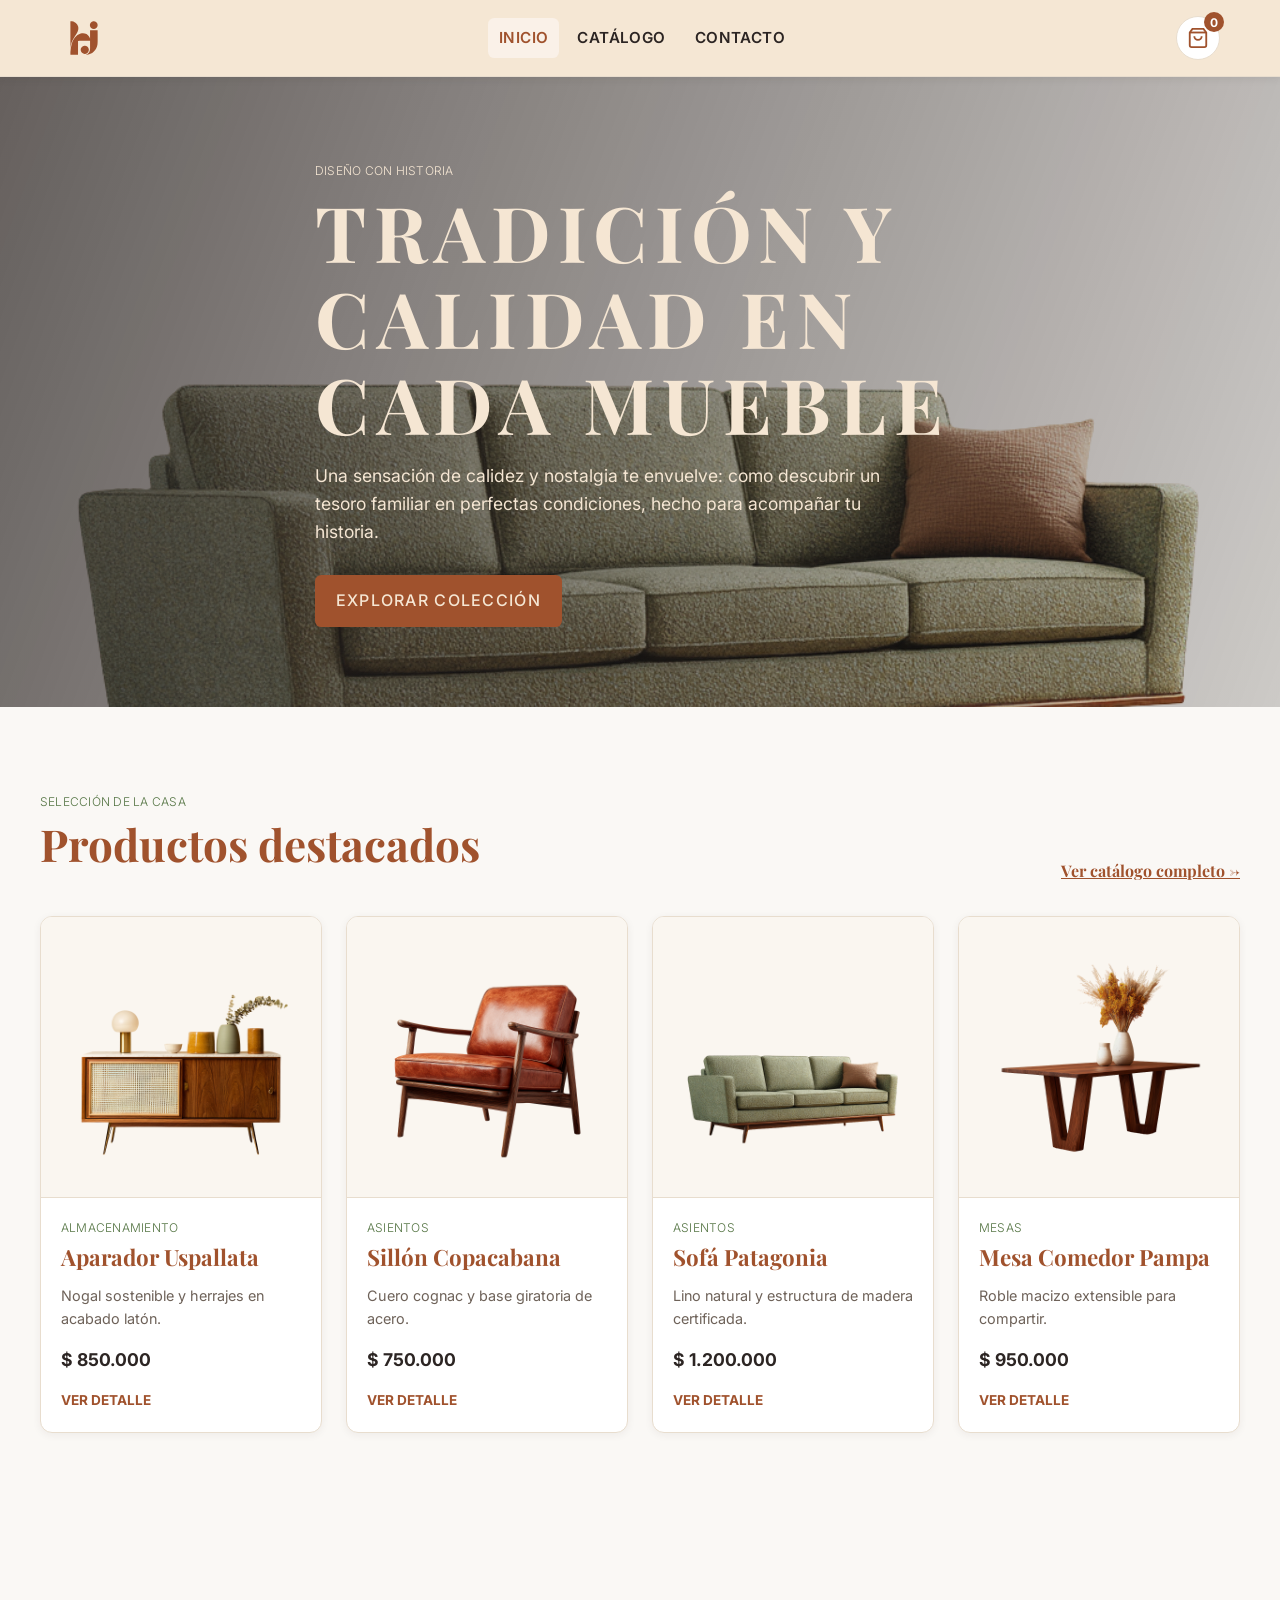
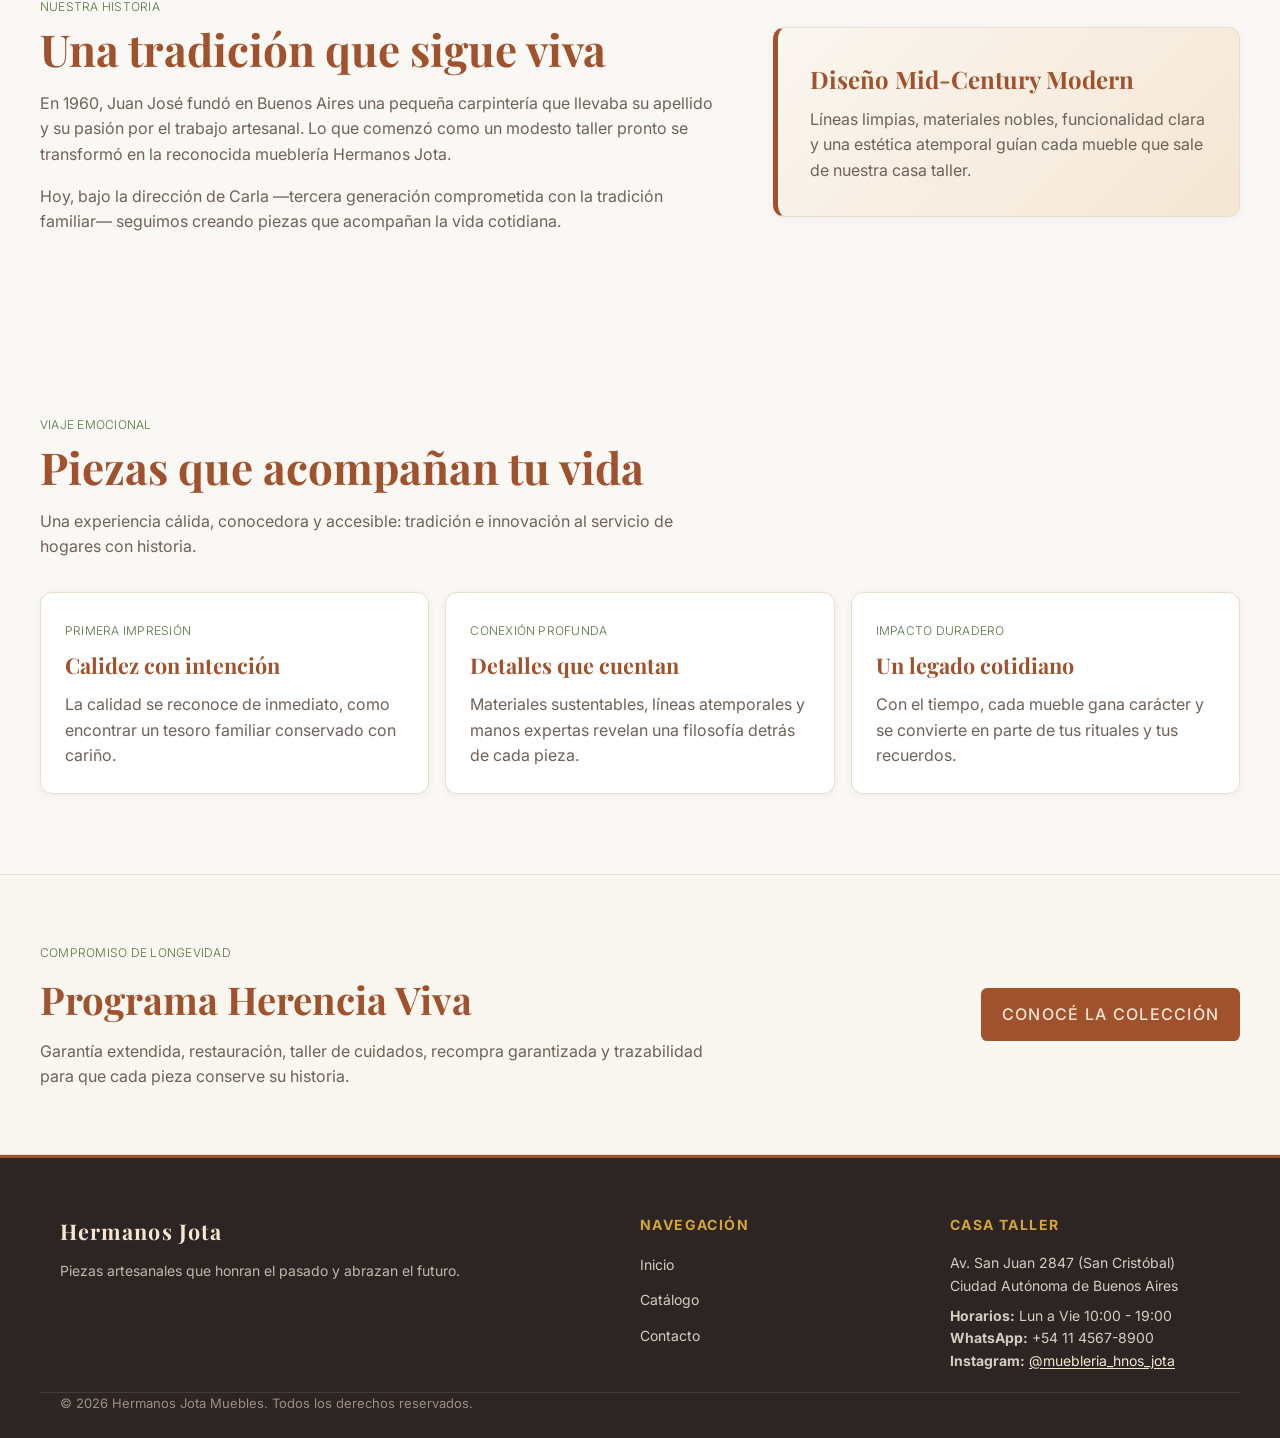
<file: index.html>
<!DOCTYPE html>
<html lang="es">
<head>
  <meta charset="UTF-8"><meta name="viewport" content="width=device-width, initial-scale=1.0">
  <meta name="description" content="Mueblería Hermanos Jota: muebles artesanales de calidad y diseño atemporal."><title>Mueblería Hermanos Jota | Inicio</title>
  <link rel="stylesheet" href="./css/styles.css"><link rel="stylesheet" href="./css/brand-theme.css"><link rel="stylesheet" href="./css/typography.css"><link rel="stylesheet" href="./css/navbar.css"><link rel="stylesheet" href="./css/footer.css">
</head>
<body>
  <header class="site-header" role="banner"><div class="container header-inner"><a href="./index.html" class="brand-logo" aria-label="Ir a la página de inicio de Hermanos Jota"><img src="./assets/logo.svg" alt="Hermanos Jota - Muebles y Diseño" class="brand-logo-img"></a><button type="button" class="nav-toggle" data-nav-toggle aria-label="Abrir menú de navegación" aria-controls="main-navigation" aria-expanded="false"><svg class="nav-toggle-icon" viewBox="0 0 24 24" fill="none" stroke="currentColor" stroke-width="2" stroke-linecap="round"><path d="M4 7h16M4 12h16M4 17h16"/></svg></button><nav class="main-nav" id="main-navigation" data-main-nav aria-label="Navegación principal"><ul class="nav-list"><li><a href="./index.html" class="nav-link" data-nav-link="inicio">Inicio</a></li><li><a href="./templates/productos.html" class="nav-link" data-nav-link="catalogo">Catálogo</a></li><li><a href="./templates/contacto.html" class="nav-link" data-nav-link="contacto">Contacto</a></li></ul></nav><div class="header-actions"><button type="button" class="cart-button" aria-label="Cantidad de productos en el carrito"><svg class="cart-icon" viewBox="0 0 24 24" fill="none" stroke="currentColor" stroke-width="2"><path d="M6 2L3 6v14a2 2 0 0 0 2 2h14a2 2 0 0 0 2-2V6l-3-4z"/><line x1="3" y1="6" x2="21" y2="6"/><path d="M16 10a4 4 0 0 1-8 0"/></svg><span class="cart-badge" data-cart-count aria-live="polite">0</span></button></div></div></header>
  <main class="home-main"><section class="home-hero" aria-labelledby="hero-title"><div class="home-container hero-content"><span class="hero-eyebrow">Diseño con historia</span><h1 id="hero-title">Tradición y calidad en cada mueble</h1><p>Más de 30 años creando muebles artesanales, cálidos y duraderos para acompañar la vida de tu hogar.</p><a class="home-button" href="./templates/productos.html">Explorar colección</a></div></section><section class="home-section home-container" aria-labelledby="featured-title"><div class="section-heading"><div><span class="section-eyebrow">Selección de la casa</span><h2 id="featured-title">Productos destacados</h2></div><a class="section-link" href="./templates/productos.html">Ver catálogo completo →</a></div><div id="featured-products-grid" class="featured-products-grid" aria-live="polite"></div></section><section class="history-section home-container" aria-labelledby="history-title"><div class="history-copy"><span class="section-eyebrow">Nuestra historia</span><h2 id="history-title">Una tradición que sigue viva</h2><p>En 1960, Juan José fundó en Buenos Aires una pequeña carpintería que llevaba su apellido y su pasión por el trabajo artesanal. Lo que comenzó como un modesto taller pronto se transformó en la reconocida mueblería Hermanos Jota.</p><p>Hoy, bajo la dirección de Carla —tercera generación comprometida con la tradición familiar— seguimos creando piezas que acompañan la vida cotidiana.</p></div><aside class="history-highlight"><strong>Diseño Mid-Century Modern</strong>Líneas limpias, materiales nobles, funcionalidad clara y una estética atemporal guían cada mueble que sale de nuestra casa taller.</aside></section></main>
  <footer class="site-footer" role="contentinfo"><div class="container footer-grid"><div><h4 class="footer-brand-title">Hermanos Jota</h4><p class="footer-desc">El redescubrimiento de un arte olvidado: muebles cálidos, atemporales y sustentables creados para habitar tu historia.</p></div><div><h4 class="footer-col-heading">Navegación</h4><ul class="footer-links-list"><li><a href="./index.html">Inicio</a></li><li><a href="./templates/productos.html">Catálogo</a></li><li><a href="./templates/contacto.html">Contacto</a></li></ul></div><div><h4 class="footer-col-heading">Casa Taller</h4><div class="footer-contact-info"><p>Av. San Juan 2847 (San Cristóbal)</p><p>Ciudad Autónoma de Buenos Aires</p><p class="footer-hours"><strong>Horarios:</strong> Lun a Vie 10:00 - 19:00</p><p><strong>WhatsApp:</strong> +54 11 4567-8900</p></div></div></div><div class="container footer-bottom"><p>© 2026 Hermanos Jota Muebles. Todos los derechos reservados.</p><p>Diseño y fachada para Sprint 1 y 2.</p></div></footer>
  <script src="./js/navbar.js"></script><script src="./js/inicio.js"></script><script src="./js/brand.js"></script>
</body>
</html>
</file>
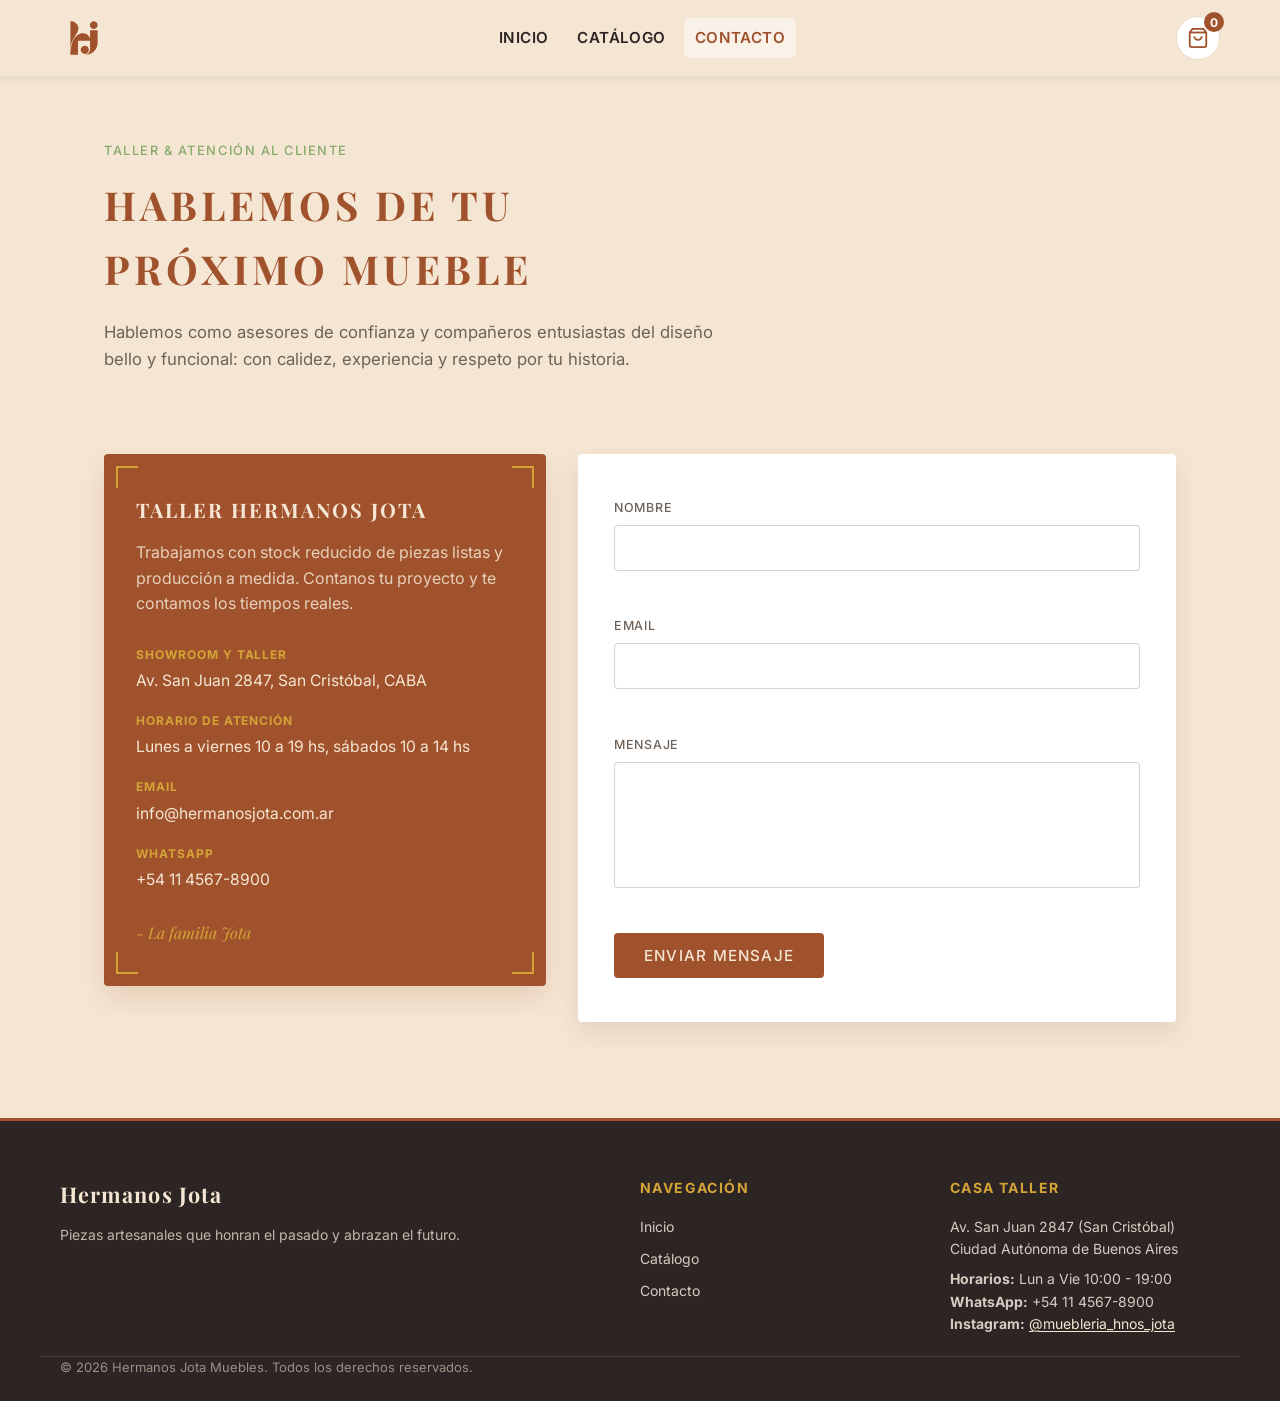
<file: templates/contacto.html>
<!doctype html>
<html lang="es">
  <head>
    <meta charset="UTF-8" />
    <meta name="viewport" content="width=device-width, initial-scale=1.0" />
    <title>Mueblería Hermanos Jota | Contacto</title>
    <link rel="preconnect" href="https://fonts.googleapis.com" />
    <link rel="preconnect" href="https://fonts.gstatic.com" crossorigin />
    <link href="https://fonts.googleapis.com/css2?family=Playfair+Display:ital,wght@0,400;0,700;1,400&family=Inter:wght@300;400;500;700&display=swap" rel="stylesheet" />
    <link rel="stylesheet" href="https://cdnjs.cloudflare.com/ajax/libs/font-awesome/6.5.2/css/all.min.css" />
    <link rel="stylesheet" href="../css/contacto.css" />
    <link rel="stylesheet" href="../css/brand-theme.css" />
    <link rel="stylesheet" href="../css/typography.css" />
    <link rel="stylesheet" href="../css/navbar.css" />
    <link rel="stylesheet" href="../css/footer.css" />
  </head>
  <body>
    <header class="site-header" role="banner">
      <div class="container header-inner">
        <a href="../index.html" class="brand-logo" aria-label="Ir a la página de inicio de Hermanos Jota"><img src="../assets/logo.svg" alt="Hermanos Jota - Muebles y Diseño" class="brand-logo-img"></a>
        <button type="button" class="nav-toggle" data-nav-toggle aria-label="Abrir menú de navegación" aria-controls="main-navigation" aria-expanded="false"><svg class="nav-toggle-icon" viewBox="0 0 24 24" fill="none" stroke="currentColor" stroke-width="2" stroke-linecap="round"><path d="M4 7h16M4 12h16M4 17h16"/></svg></button>
        <nav class="main-nav" id="main-navigation" data-main-nav aria-label="Navegación principal"><ul class="nav-list"><li><a href="../index.html" class="nav-link" data-nav-link="inicio">Inicio</a></li><li><a href="productos.html" class="nav-link" data-nav-link="catalogo">Catálogo</a></li><li><a href="contacto.html" class="nav-link" data-nav-link="contacto">Contacto</a></li></ul></nav>
        <div class="header-actions"><button type="button" class="cart-button" aria-label="Cantidad de productos en el carrito"><svg class="cart-icon" viewBox="0 0 24 24" fill="none" stroke="currentColor" stroke-width="2"><path d="M6 2L3 6v14a2 2 0 0 0 2 2h14a2 2 0 0 0 2-2V6l-3-4z"/><line x1="3" y1="6" x2="21" y2="6"/><path d="M16 10a4 4 0 0 1-8 0"/></svg><span class="cart-badge" data-cart-count aria-live="polite">0</span></button></div>
      </div>
    </header>

    <main>
      <section class="contacto-hero">
        <div class="contenedor"><p class="eyebrow">Taller &amp; atención al cliente</p><h1>Hablemos de tu próximo mueble</h1><p class="contacto-hero__texto">Cada pieza de Hermanos Jota sale de un taller familiar, no de una línea de producción. Contanos qué estás buscando y te respondemos con la misma atención que le damos a cada tablón de madera que entra al taller.</p></div>
      </section>
      <section class="contacto-main">
        <div class="contenedor contacto-grid">
          <aside class="panel-info" aria-label="Información de contacto"><div class="panel-info__esquinas" aria-hidden="true"><span class="esquina esquina--tl"></span><span class="esquina esquina--tr"></span><span class="esquina esquina--bl"></span><span class="esquina esquina--br"></span></div><h2>Taller Hermanos Jota</h2><p class="panel-info__desc">Trabajamos con stock reducido de piezas listas y producción a medida. Contanos tu proyecto y te contamos los tiempos reales.</p><dl class="panel-info__datos"><div><dt>Showroom y taller</dt><dd>Av. San Juan 2847, San Cristóbal, CABA</dd></div><div><dt>Horario de atención</dt><dd>Lunes a viernes 10 a 19 hs, sábados 10 a 14 hs</dd></div><div><dt>Email</dt><dd>info@hermanosjota.com.ar</dd></div><div><dt>WhatsApp</dt><dd>+54 11 4567-8900</dd></div></dl><p class="panel-info__firma">- La familia Jota</p></aside>
          <div class="panel-form"><form id="form-contacto" novalidate><div class="campo"><label for="nombre">Nombre</label><input type="text" id="nombre" name="nombre" autocomplete="name" aria-describedby="error-nombre" /><span class="mensaje-error" id="error-nombre" role="alert"></span></div><div class="campo"><label for="email">Email</label><input type="email" id="email" name="email" autocomplete="email" aria-describedby="error-email" /><span class="mensaje-error" id="error-email" role="alert"></span></div><div class="campo"><label for="mensaje">Mensaje</label><textarea id="mensaje" name="mensaje" rows="5" aria-describedby="error-mensaje"></textarea><span class="mensaje-error" id="error-mensaje" role="alert"></span></div><button type="submit" class="boton-enviar">Enviar mensaje</button></form></div>
        </div>
      </section>
    </main>
    <div class="modal-overlay" id="modal-exito" hidden><div class="modal" role="status"><p class="modal__texto">Gracias, recibimos tu mensaje. Te respondemos a la brevedad.</p><button type="button" class="modal__cerrar" id="modal-cerrar">Cerrar</button></div></div>

    <footer class="site-footer" role="contentinfo"><div class="container footer-grid"><div><h4 class="footer-brand-title">Hermanos Jota</h4><p class="footer-desc">El redescubrimiento de un arte olvidado: muebles cálidos, atemporales y sustentables creados para habitar tu historia.</p></div><div><h4 class="footer-col-heading">Navegación</h4><ul class="footer-links-list"><li><a href="../index.html">Inicio</a></li><li><a href="productos.html">Catálogo</a></li><li><a href="contacto.html">Contacto</a></li></ul></div><div><h4 class="footer-col-heading">Casa Taller</h4><div class="footer-contact-info"><p>Av. San Juan 2847 (San Cristóbal)</p><p>Ciudad Autónoma de Buenos Aires</p><p class="footer-hours"><strong>Horarios:</strong> Lun a Vie 10:00 - 19:00</p><p><strong>WhatsApp:</strong> +54 11 4567-8900</p></div></div></div><div class="container footer-bottom"><p>© 2026 Hermanos Jota Muebles. Todos los derechos reservados.</p></div></footer>
    <script src="../js/navbar.js"></script>
    <script src="../js/contacto.js"></script>
    <script src="../js/brand.js"></script>
  </body>
</html>
</file>
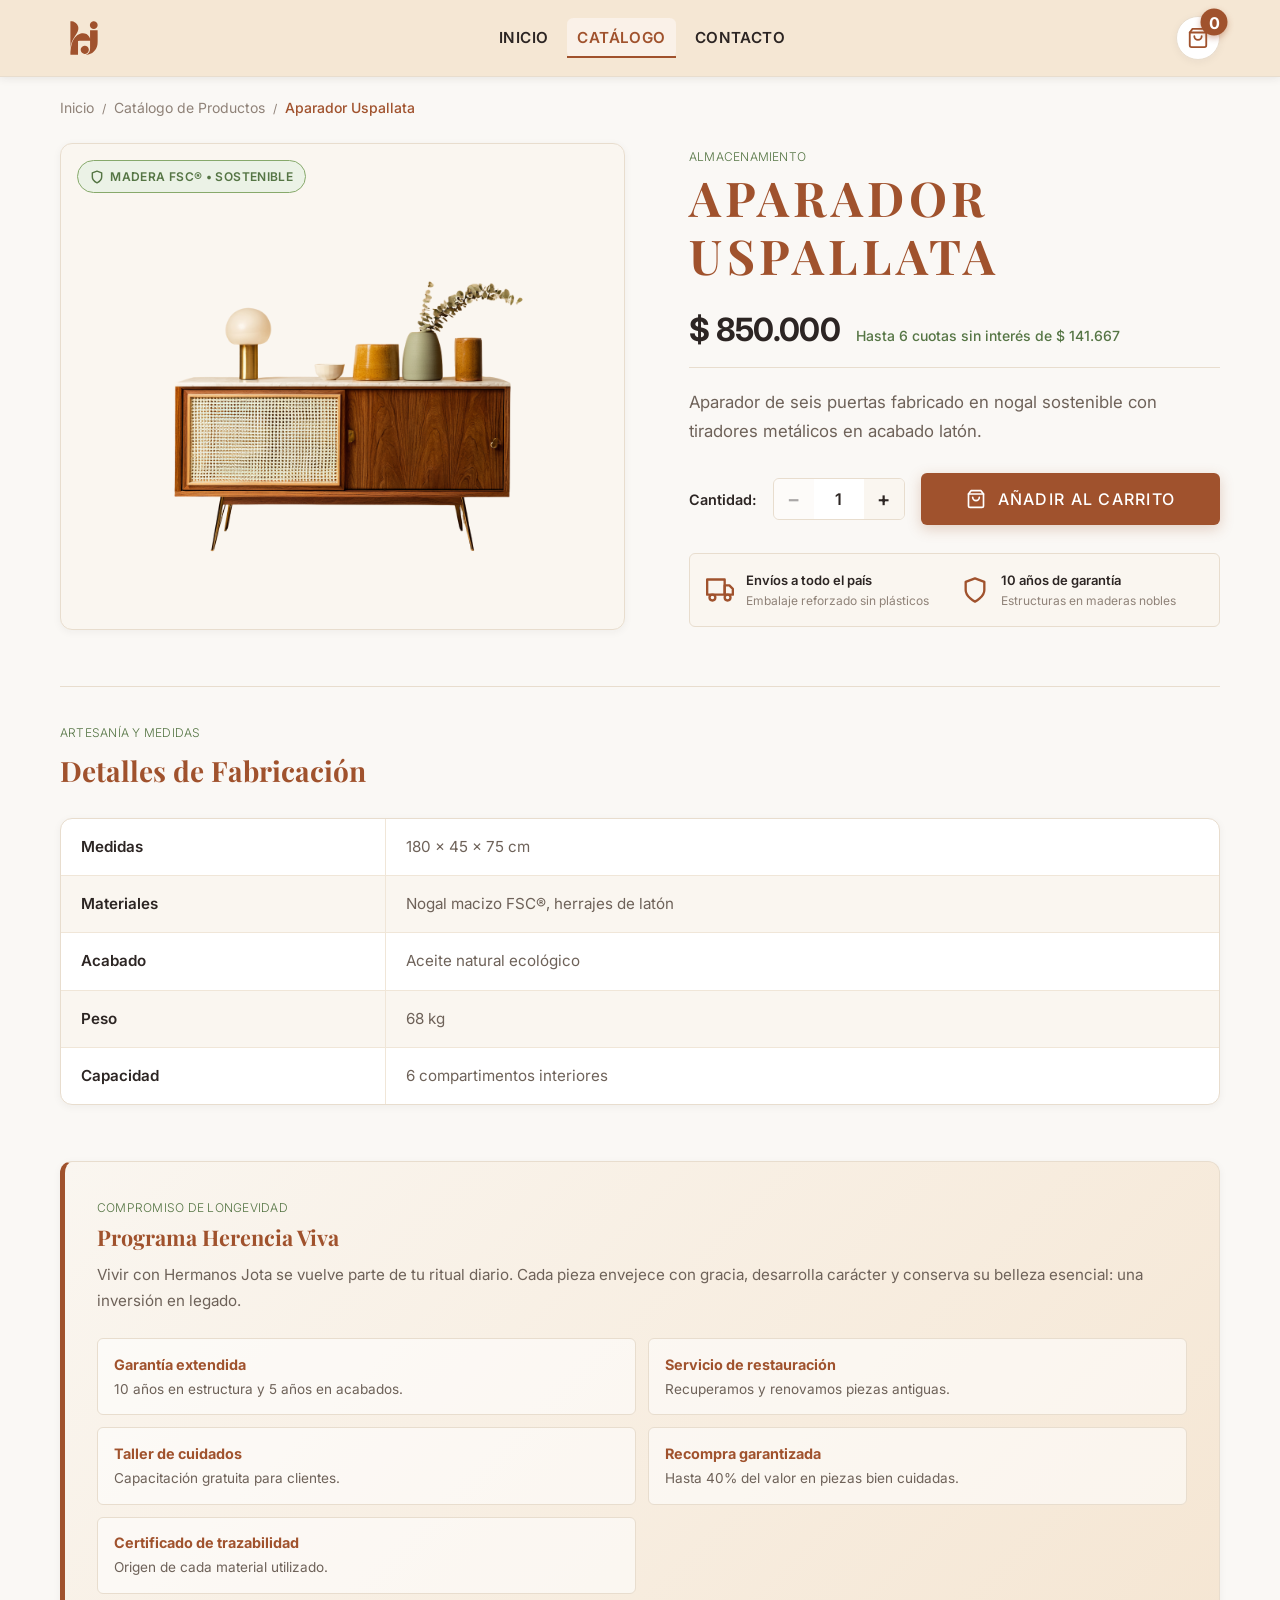
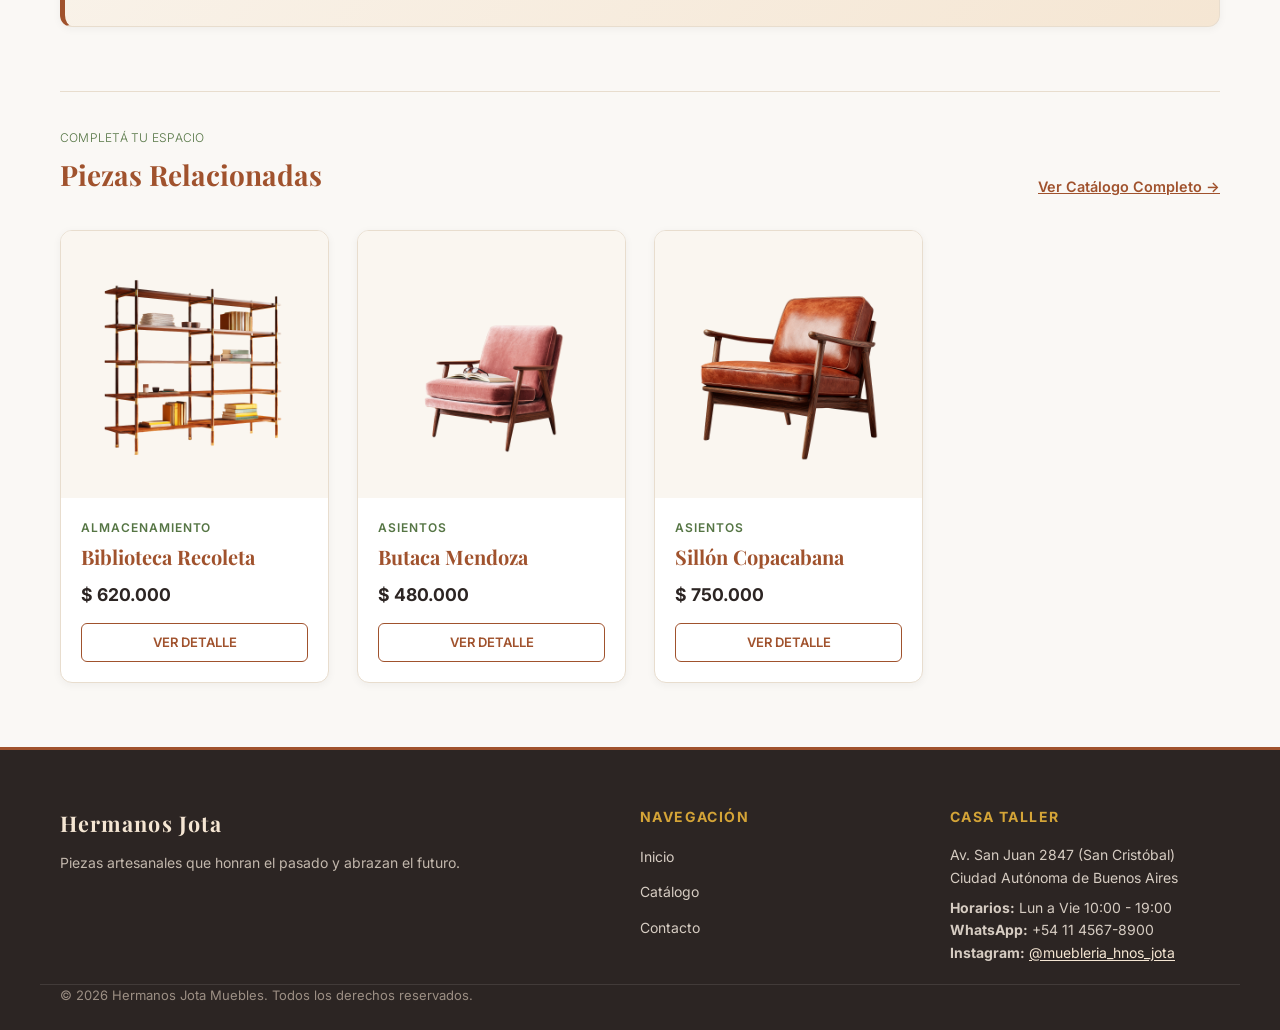
<file: templates/detalle.html>
<!DOCTYPE html>
<html lang="es">
<head>
  <meta charset="UTF-8">
  <meta http-equiv="refresh" content="0; url=producto.html">
  <title>Redirigiendo a Detalle de Producto...</title>
  <script>
    window.location.href = "producto.html" + window.location.search;
  </script>
</head>
<body>
  <p>Redirigiendo a <a href="producto.html">Detalle de Producto</a>...</p>
</body>
</html>
</file>
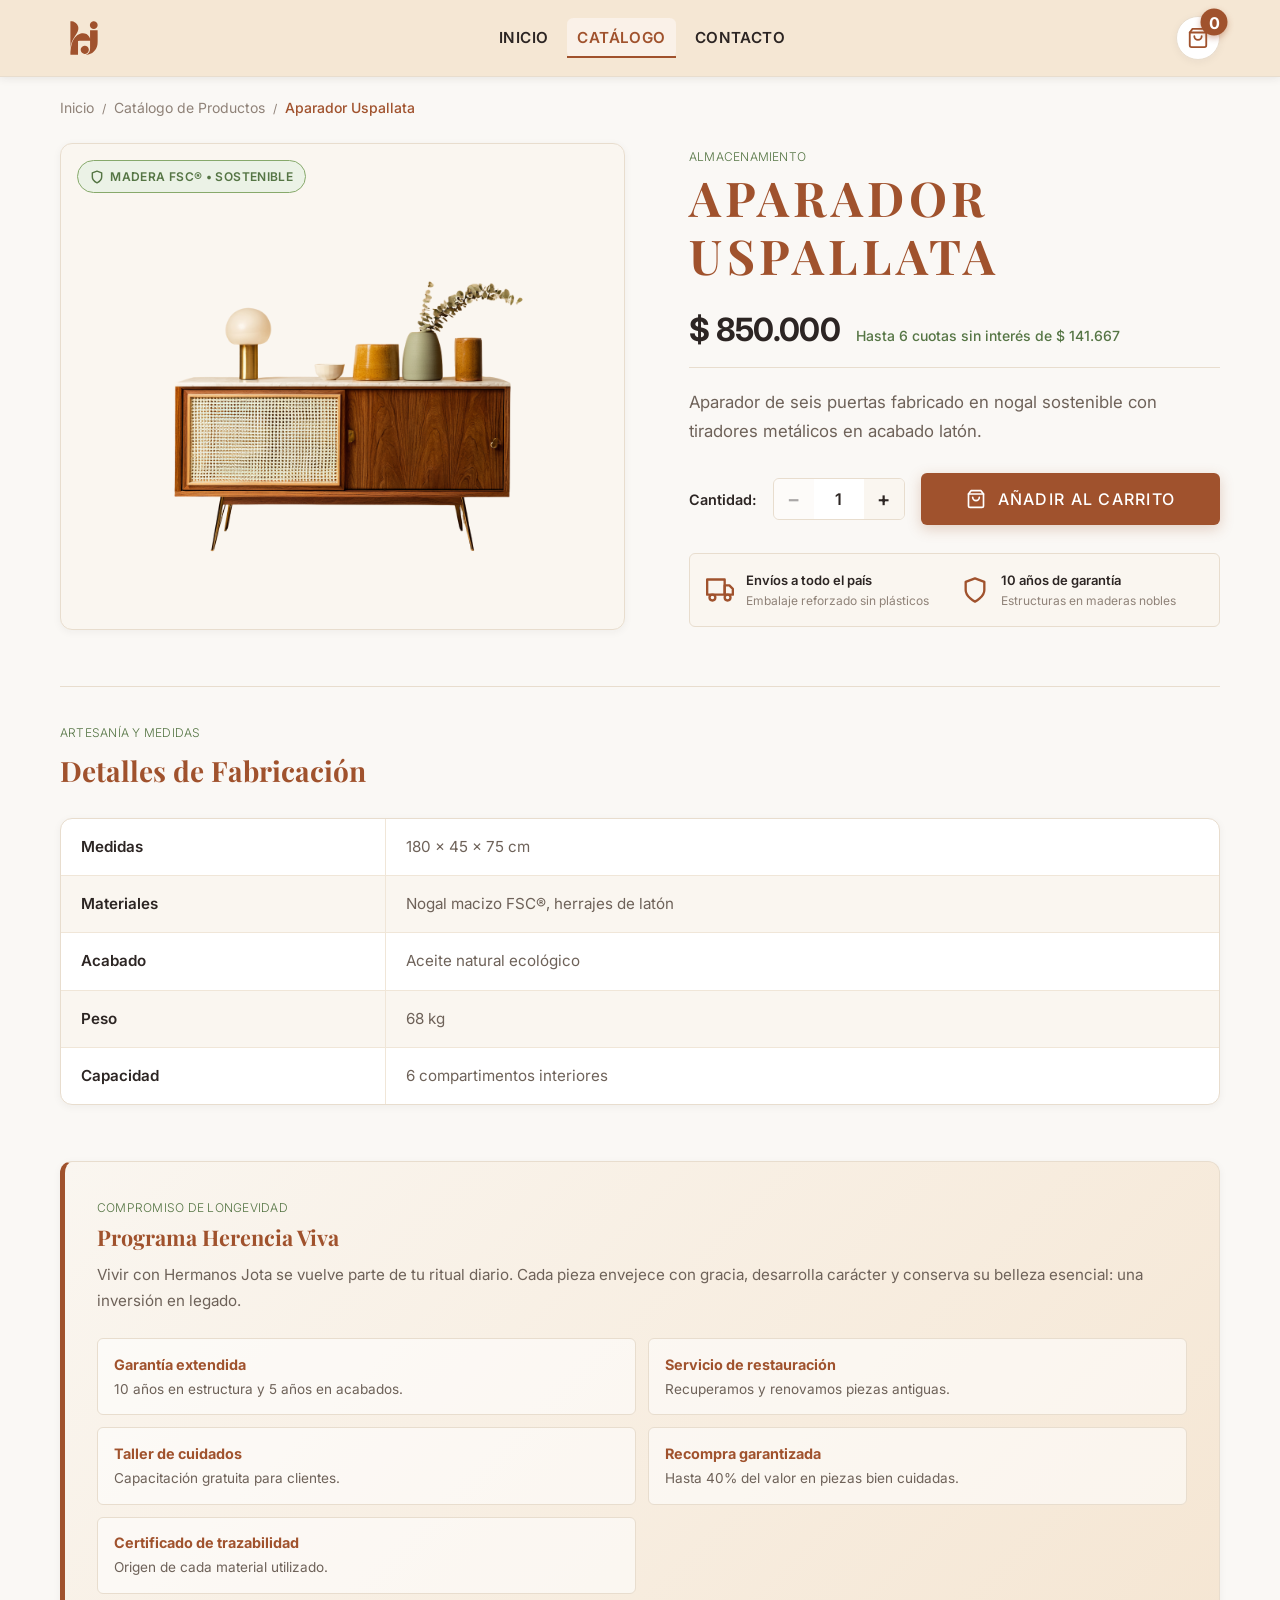
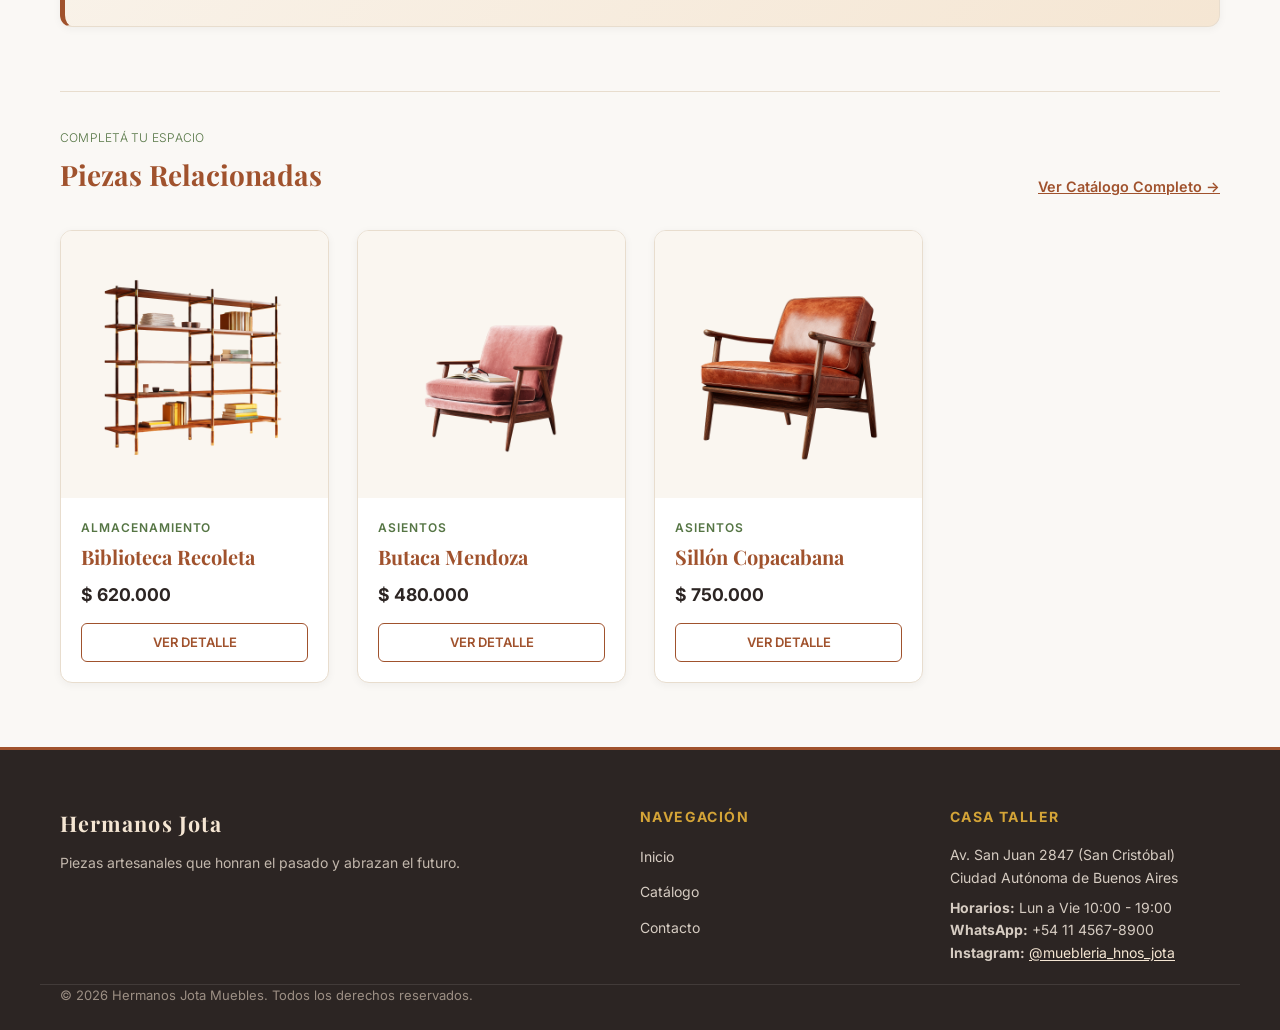
<file: templates/producto.html>
<!DOCTYPE html>
<html lang="es">
<head>
  <meta charset="UTF-8">
  <meta name="viewport" content="width=device-width, initial-scale=1.0">
  <title>Detalle de Producto | Hermanos Jota Mueblería</title>
  <meta name="description" content="Descubrí el mobiliario de autor, maderas sostenibles certificadas FSC y diseño atemporal en Hermanos Jota.">
  
  <!-- Favicon Monograma -->
  <link rel="icon" type="image/svg+xml" href="../assets/logo.svg">

  <!-- Tipografías Google Fonts: Inter & Playfair Display -->
  <link rel="preconnect" href="https://fonts.googleapis.com">
  <link rel="preconnect" href="https://fonts.gstatic.com" crossorigin>
  <link href="https://fonts.googleapis.com/css2?family=Inter:wght@300;400;500;600;700&family=Playfair+Display:ital,wght@0,400;0,600;0,700;1,400&display=swap" rel="stylesheet">

  <!-- Hoja de Estilos Oficial -->
  <link rel="stylesheet" href="../css/producto.css">
  <link rel="stylesheet" href="../css/brand-theme.css">
  <link rel="stylesheet" href="../css/typography.css">
  <link rel="stylesheet" href="../css/navbar.css">
  <link rel="stylesheet" href="../css/footer.css">
</head>
<body>

  <!-- ========================================================================
       Encabezado Principal (Header Semántico)
       ======================================================================== -->
  <header class="site-header" role="banner">
    <div class="container header-inner">
      <!-- Logotipo Oficial -->
      <a href="../index.html" class="brand-logo" aria-label="Ir a la página de inicio de Hermanos Jota">
        <img src="../assets/logo.svg" alt="Hermanos Jota - Muebles y Diseño" class="brand-logo-img">
      </a>

      <!-- Menú de Navegación Principal -->
      <nav class="main-nav" aria-label="Navegación principal">
        <ul class="nav-list">
          <li><a href="../index.html" class="nav-link">Inicio</a></li>
          <li><a href="productos.html" class="nav-link active">Catálogo</a></li>
          <li><a href="contacto.html" class="nav-link">Contacto</a></li>
        </ul>
      </nav>

      <!-- Carrito Simulado con Contador Dinámico -->
      <div class="header-actions">
        <button type="button" class="cart-button" id="header-cart-btn" aria-label="Ver carrito de compras">
          <svg class="cart-icon" viewBox="0 0 24 24" fill="none" stroke="currentColor" stroke-width="2" stroke-linecap="round" stroke-linejoin="round">
            <path d="M6 2L3 6v14a2 2 0 0 0 2 2h14a2 2 0 0 0 2-2V6l-3-4z"></path>
            <line x1="3" y1="6" x2="21" y2="6"></line>
            <path d="M16 10a4 4 0 0 1-8 0"></path>
          </svg>
          <span class="cart-badge" id="cart-count-badge" aria-live="polite">0</span>
        </button>
      </div>
    </div>
  </header>

  <!-- ========================================================================
       Migas de Pan (Breadcrumbs)
       ======================================================================== -->
  <div class="container">
    <nav class="breadcrumbs-nav" aria-label="Ruta de navegación">
      <ol class="breadcrumbs-list">
        <li class="breadcrumb-item"><a href="../index.html">Inicio</a></li>
        <li class="breadcrumb-separator" aria-hidden="true">/</li>
        <li class="breadcrumb-item"><a href="productos.html">Catálogo de Productos</a></li>
        <li class="breadcrumb-separator" aria-hidden="true">/</li>
        <li class="breadcrumb-item active" id="breadcrumb-current-product" aria-current="page">Cargando producto...</li>
      </ol>
    </nav>
  </div>

  <!-- ========================================================================
       Contenido Principal de Detalle
       ======================================================================== -->
  <main class="main-content container" id="main-content">

    <!-- Skeleton Loader (Estado de Carga Asíncrona) -->
    <div id="product-loader" aria-busy="true" aria-label="Cargando detalles del producto">
      <div class="product-detail-layout">
        <div class="loading-skeleton skeleton-image"></div>
        <div class="skeleton-details">
          <div class="loading-skeleton skeleton-category"></div>
          <div class="loading-skeleton skeleton-title"></div>
          <div class="loading-skeleton skeleton-price"></div>
          <div class="loading-skeleton skeleton-description"></div>
          <div class="loading-skeleton skeleton-action"></div>
        </div>
      </div>
    </div>

    <!-- Mensaje de Error (Producto no encontrado) -->
    <div id="product-error" class="product-not-found is-hidden">
      <h2>Producto no encontrado</h2>
      <p>El mueble que estás buscando no se encuentra en nuestro catálogo o ha cambiado de enlace.</p>
      <a href="productos.html" class="btn-secondary">
        <svg width="18" height="18" viewBox="0 0 24 24" fill="none" stroke="currentColor" stroke-width="2" stroke-linecap="round" stroke-linejoin="round">
          <line x1="19" y1="12" x2="5" y2="12"></line>
          <polyline points="12 19 5 12 12 5"></polyline>
        </svg>
        Volver al Catálogo
      </a>
    </div>

    <!-- Contenido del Producto Renderizado Dinámicamente -->
    <div id="product-content" class="is-hidden">
      <section class="product-detail-layout" aria-label="Detalle del producto">
        
        <!-- Galería / Imagen Principal del Mueble -->
        <div class="product-gallery">
          <div class="product-badge-sustainability">
            <svg width="14" height="14" viewBox="0 0 24 24" fill="none" stroke="currentColor" stroke-width="2.5" stroke-linecap="round" stroke-linejoin="round">
              <path d="M12 22s8-4 8-10V5l-8-3-8 3v7c0 6 8 10 8 10z"></path>
            </svg>
            Madera FSC® • Sostenible
          </div>
          
          <div class="product-main-image-container">
            <img id="product-image" class="product-main-img" src="" alt="Cargando imagen del producto">
          </div>
        </div>

        <!-- Panel de Información y Compra -->
        <article class="product-info-panel">
          <div>
            <span class="product-category-tag" id="product-category">Colección</span>
            <h1 class="product-title" id="product-title">Nombre del Producto</h1>
          </div>

          <div class="product-pricing-box">
            <span class="product-price" id="product-price">$ 0</span>
            <span class="product-installments" id="product-installments">Hasta 6 cuotas sin interés</span>
          </div>

          <p class="product-description" id="product-description">
            Descripción completa del producto...
          </p>

          <!-- Controles de Compra: Selector de Cantidad y Botón Añadir -->
          <div class="purchase-controls">
            <div class="quantity-control-group">
              <label for="qty-input" class="quantity-label">Cantidad:</label>
              <div class="quantity-stepper">
                <button type="button" class="quantity-btn" id="qty-decrease" aria-label="Reducir cantidad" disabled>−</button>
                <input type="number" id="qty-input" class="quantity-input" value="1" min="1" max="10" aria-label="Cantidad a comprar">
                <button type="button" class="quantity-btn" id="qty-increase" aria-label="Aumentar cantidad">+</button>
              </div>
            </div>

            <button type="button" class="add-to-cart-btn" id="add-to-cart-btn">
              <svg class="btn-icon" viewBox="0 0 24 24" fill="none" stroke="currentColor" stroke-width="2" stroke-linecap="round" stroke-linejoin="round">
                <path d="M6 2L3 6v14a2 2 0 0 0 2 2h14a2 2 0 0 0 2-2V6l-3-4z"></path>
                <line x1="3" y1="6" x2="21" y2="6"></line>
                <path d="M16 10a4 4 0 0 1-8 0"></path>
              </svg>
              Añadir al Carrito
            </button>
          </div>

          <!-- Badges de Confianza y Calidad -->
          <div class="trust-badges-grid">
            <div class="trust-item">
              <svg class="trust-icon" viewBox="0 0 24 24" fill="none" stroke="currentColor" stroke-width="2" stroke-linecap="round" stroke-linejoin="round">
                <rect x="1" y="3" width="15" height="13"></rect>
                <polygon points="16 8 20 8 23 11 23 16 16 16 16 8"></polygon>
                <circle cx="5.5" cy="18.5" r="2.5"></circle>
                <circle cx="18.5" cy="18.5" r="2.5"></circle>
              </svg>
              <div>
                <p class="trust-text-title">Envíos a todo el país</p>
                <p class="trust-text-sub">Embalaje reforzado sin plásticos</p>
              </div>
            </div>

            <div class="trust-item">
              <svg class="trust-icon" viewBox="0 0 24 24" fill="none" stroke="currentColor" stroke-width="2" stroke-linecap="round" stroke-linejoin="round">
                <path d="M12 22s8-4 8-10V5l-8-3-8 3v7c0 6 8 10 8 10z"></path>
              </svg>
              <div>
                <p class="trust-text-title">10 años de garantía</p>
                <p class="trust-text-sub">Estructuras en maderas nobles</p>
              </div>
            </div>
          </div>
        </article>

      </section>

      <!-- ====================================================================
           Sección: Detalles de Fabricación y Especificaciones Técnicas
           ==================================================================== -->
      <section class="specs-section" aria-labelledby="specs-heading">
        <div class="section-header-wrap">
          <span class="section-subtitle">Artesanía y Medidas</span>
          <h2 class="section-heading" id="specs-heading">Detalles de Fabricación</h2>
        </div>

        <div class="specs-table-container">
          <table class="specs-table" aria-describedby="specs-heading">
            <tbody id="specs-table-body">
              <!-- Renderizado dinámico vía JavaScript -->
            </tbody>
          </table>
        </div>
      </section>

      <!-- ====================================================================
           Banner "Herencia Viva" (Filosofía de Marca)
           ==================================================================== -->
      <section class="brand-manifesto-banner" aria-label="Compromiso de longevidad">
        <span class="section-subtitle">Compromiso de longevidad</span>
        <h3 class="manifesto-title">Programa Herencia Viva</h3>
        <p class="manifesto-text">
          Cada mueble de Hermanos Jota es fabricado con maderas nativas certificadas FSC®, acabados con aceites 100% ecológicos de bajo COV y diseñado para envejecer con gracia a lo largo de las décadas. Ofrecemos servicio de restauración y garantía extendida en estructura.
        </p>
        <ul class="longevity-benefits">
          <li><strong>Garantía extendida</strong><span>10 años en estructura y 5 años en acabados.</span></li>
          <li><strong>Servicio de restauración</strong><span>Recuperamos y renovamos piezas antiguas.</span></li>
          <li><strong>Taller de cuidados</strong><span>Capacitación gratuita para clientes.</span></li>
          <li><strong>Recompra garantizada</strong><span>Hasta 40% del valor en piezas bien cuidadas.</span></li>
          <li><strong>Certificado de trazabilidad</strong><span>Origen de cada material utilizado.</span></li>
        </ul>
      </section>

      <!-- ====================================================================
           Sección: Productos Relacionados de la Colección
           ==================================================================== -->
      <section class="related-products-section" aria-labelledby="related-heading">
        <div class="section-header-wrap related-products-header">
          <div>
            <span class="section-subtitle">Completá tu espacio</span>
            <h2 class="section-heading" id="related-heading">Piezas Relacionadas</h2>
          </div>
          <a href="productos.html" class="related-catalog-link">Ver Catálogo Completo &rarr;</a>
        </div>

        <div id="related-products-grid" class="related-products-grid">
          <!-- Inyectado dinámicamente -->
        </div>
      </section>

    </div>
  </main>

  <!-- Contenedor invisible para evitar errores en DOMContentLoaded de productos.js -->
  <div id="grid-productos" class="visually-hidden" aria-hidden="true"></div>

  <!-- ========================================================================
       Contenedor de Notificaciones Flotantes (Toast Alert)
       ======================================================================== -->
  <div id="toast-container" class="toast-container" aria-live="polite"></div>

  <!-- ========================================================================
       Pie de Página (Footer Semántico)
       ======================================================================== -->
  <footer class="site-footer" role="contentinfo">
    <div class="container footer-grid">
      <!-- Columna Marca -->
      <div>
        <h4 class="footer-brand-title">Hermanos Jota</h4>
        <p class="footer-desc">
          El redescubrimiento de un arte olvidado: muebles cálidos, atemporales y sustentables creados para habitar tu historia.
        </p>
      </div>

      <!-- Columna Navegación -->
      <div>
        <h4 class="footer-col-heading">Navegación</h4>
        <ul class="footer-links-list">
          <li><a href="../index.html">Inicio</a></li>
          <li><a href="productos.html">Catálogo</a></li>
          <li><a href="contacto.html">Contacto</a></li>
        </ul>
      </div>

      <!-- Columna Showroom & Contacto -->
      <div>
        <h4 class="footer-col-heading">Casa Taller</h4>
        <div class="footer-contact-info">
          <p>Av. San Juan 2847 (San Cristóbal)</p>
          <p>Ciudad Autónoma de Buenos Aires</p>
          <p class="footer-hours"><strong>Horarios:</strong> Lun a Vie 10:00 - 19:00</p>
          <p><strong>WhatsApp:</strong> +54 11 4567-8900</p>
        </div>
      </div>
    </div>

    <div class="container footer-bottom">
      <p>&copy; 2026 Hermanos Jota Muebles. Todos los derechos reservados.</p>
      <p>Diseño y fachada para Sprint 1 y 2.</p>
    </div>
  </footer>

  <!-- Scripts de la Aplicación -->
  <script src="../js/productos.js"></script>
  <script src="../js/producto.js"></script>
  <script src="../js/navbar.js"></script>
  <script src="../js/brand.js"></script>
</body>
</html>
</file>
<file: css/styles.css>
@import url('https://fonts.googleapis.com/css2?family=Inter:wght@400;500;600;700&family=Playfair+Display:wght@600;700&display=swap');

:root {
  --siena-tostado: #a0522d;
  --siena-tostado-hover: #874322;
  --verde-salvia-dark: #557544;
  --alabastro-calido: #f5e6d3;
  --alabastro-claro: #faf6f0;
  --color-bg: #faf8f5;
  --color-text-main: #2c2523;
  --color-text-secondary: #6e6259;
  --color-border: #e8ddce;
  --shadow-sm: 0 2px 8px rgba(44, 37, 35, .06);
  --shadow-md: 0 10px 28px rgba(44, 37, 35, .12);
}

* { box-sizing: border-box; }
body { margin: 0; color: var(--color-text-main); background: var(--color-bg); font-family: Inter, system-ui, sans-serif; line-height: 1.6; }
.home-main { overflow: hidden; }
.home-container { width: min(1200px, calc(100% - 2.5rem)); margin: 0 auto; }

.home-hero { min-height: 520px; display: grid; align-items: center; padding: 5rem 0; background: linear-gradient(110deg, rgba(44, 37, 35, .72), rgba(44, 37, 35, .22)), url('../assets/Sofá Patagonia.png') center/cover; }
.hero-content { max-width: 650px; color: var(--alabastro-calido); }
.hero-eyebrow, .section-eyebrow { display: inline-block; color: #f5e6d3; font-size: .78rem; font-weight: 700; letter-spacing: .14em; text-transform: uppercase; }
.hero-content h1, .home-section h2 { margin: .35rem 0 1rem; font-family: 'Playfair Display', Georgia, serif; line-height: 1.12; }
.hero-content h1 { max-width: 700px; font-size: clamp(2.6rem, 6vw, 5rem); }
.hero-content p { max-width: 600px; margin: 0 0 1.75rem; font-size: 1.1rem; }
.home-button { display: inline-flex; padding: .85rem 1.3rem; color: var(--alabastro-calido); background: var(--siena-tostado); border-radius: .4rem; font-weight: 700; text-decoration: none; transition: background .2s ease, transform .2s ease; }
.home-button:hover { background: var(--siena-tostado-hover); transform: translateY(-2px); }

.home-section { padding: 5rem 0; }
.section-heading { display: flex; align-items: end; justify-content: space-between; gap: 1rem; margin-bottom: 2rem; }
.section-eyebrow { color: var(--verde-salvia-dark); }
.home-section h2 { color: var(--siena-tostado); font-size: clamp(2rem, 4vw, 2.75rem); }
.section-link { color: var(--siena-tostado); font-weight: 700; }
.featured-products-grid { display: grid; grid-template-columns: repeat(1, 1fr); gap: 1.5rem; }
.featured-card { display: flex; flex-direction: column; overflow: hidden; background: #fff; border: 1px solid var(--color-border); border-radius: .75rem; box-shadow: var(--shadow-sm); transition: transform .2s ease, box-shadow .2s ease, border-color .2s ease; }
.featured-card:hover { transform: translateY(-5px); border-color: var(--siena-tostado); box-shadow: var(--shadow-md); }
.featured-image-wrap { display: flex; align-items: center; justify-content: center; aspect-ratio: 4 / 3; padding: 1.25rem; background: var(--alabastro-claro); border-bottom: 1px solid var(--color-border); }
.featured-image-wrap img { width: 100%; height: 100%; object-fit: contain; }
.featured-card-body { display: flex; flex: 1; flex-direction: column; padding: 1.25rem; }
.featured-category { color: var(--verde-salvia-dark); font-size: .75rem; font-weight: 700; letter-spacing: .1em; text-transform: uppercase; }
.featured-card h3 { margin: .2rem 0 .5rem; color: var(--siena-tostado); font-family: 'Playfair Display', Georgia, serif; font-size: 1.4rem; }
.featured-card p { margin: 0 0 1rem; color: var(--color-text-secondary); font-size: .9rem; }
.featured-price { margin-top: auto !important; color: var(--color-text-main) !important; font-size: 1.1rem !important; font-weight: 700; }
.featured-card a { color: var(--siena-tostado); font-size: .85rem; font-weight: 700; text-decoration: none; text-transform: uppercase; }

.history-section { display: grid; grid-template-columns: 1fr; gap: 2rem; padding: 5rem 0; }
.history-copy { max-width: 680px; }
.history-copy h2 { margin: .35rem 0 1rem; color: var(--siena-tostado); font-family: 'Playfair Display', Georgia, serif; font-size: clamp(2rem, 4vw, 2.75rem); line-height: 1.15; }
.history-copy p { color: var(--color-text-secondary); }
.history-highlight { align-self: center; padding: 2rem; color: var(--color-text-secondary); background: linear-gradient(135deg, var(--alabastro-claro), var(--alabastro-calido)); border: 1px solid var(--color-border); border-left: 5px solid var(--siena-tostado); border-radius: .75rem; box-shadow: var(--shadow-sm); }
.history-highlight strong { display: block; margin-bottom: .5rem; color: var(--siena-tostado); font-family: 'Playfair Display', Georgia, serif; font-size: 1.5rem; }
.emotional-journey { padding: 5rem 0; }
.emotional-journey__intro { max-width: 650px; margin-bottom: 2rem; }
.emotional-journey h2 { margin: .35rem 0 .75rem; color: var(--siena-tostado); font-family: 'Playfair Display', Georgia, serif; font-size: clamp(2rem, 4vw, 2.75rem); line-height: 1.15; }
.emotional-journey__intro p { color: var(--color-text-secondary); }
.journey-grid { display: grid; grid-template-columns: 1fr; gap: 1rem; }
.journey-card { padding: 1.5rem; background: #fff; border: 1px solid var(--color-border); border-radius: .75rem; box-shadow: var(--shadow-sm); }
.journey-card__step { color: var(--verde-salvia-dark); font-size: .75rem; font-weight: 700; letter-spacing: .1em; text-transform: uppercase; }
.journey-card h3 { margin: .35rem 0 .6rem; color: var(--siena-tostado); font-family: 'Playfair Display', Georgia, serif; font-size: 1.35rem; }
.journey-card p { margin: 0; color: var(--color-text-secondary); }
.longevity-teaser { padding: 4rem 0; background: var(--alabastro-claro); border-top: 1px solid var(--color-border); border-bottom: 1px solid var(--color-border); }
.longevity-teaser__content { display: flex; flex-direction: column; gap: 1rem; align-items: flex-start; }
.longevity-teaser h2 { margin: .3rem 0 .5rem; color: var(--siena-tostado); font-family: 'Playfair Display', Georgia, serif; font-size: clamp(1.8rem, 3vw, 2.4rem); }
.longevity-teaser p { max-width: 700px; margin: 0; color: var(--color-text-secondary); }

@media (min-width: 640px) { .featured-products-grid { grid-template-columns: repeat(2, 1fr); } }
@media (min-width: 1024px) { .featured-products-grid { grid-template-columns: repeat(4, 1fr); } }
@media (min-width: 768px) { .history-section { grid-template-columns: 1.2fr .8fr; } }
@media (min-width: 768px) { .journey-grid { grid-template-columns: repeat(3, 1fr); } }
@media (min-width: 768px) { .longevity-teaser__content { flex-direction: row; align-items: center; justify-content: space-between; gap: 2rem; } }
@media (max-width: 640px) { .home-hero { min-height: 460px; padding: 4rem 0; } .section-heading { align-items: flex-start; flex-direction: column; } }
</file>
<file: css/brand-theme.css>
/* Paleta oficial Hermanos Jota: un único origen para todo el sitio */
:root {
  --siena-tostado: #A0522D;
  --verde-salvia: #87A96B;
  --alabastro-calido: #F5E6D3;
  --vara-de-oro: #D4A437;
  --rosa-polvoriento: #C47A6D;

  --siena-tostado-hover: #874322;
  --siena-tostado-dark: #5C2B14;
  --verde-salvia-dark: #557544;
  --verde-salvia-light: #EBF2E6;
  --rosa-polvoriento-light: #F7ECE9;
  --alabastro: var(--alabastro-calido);
  --alabastro-claro: #FAF6F0;

  --color-bg: #FAF8F5;
  --color-card-bg: #FFFFFF;
  --color-text-main: #2C2523;
  --color-text-secondary: #6E6259;
  --color-border: #E8DDCE;
  --texto: var(--color-text-main);
  --texto-suave: var(--color-text-secondary);
  --superficie: var(--color-card-bg);
  --navbar-siena: var(--siena-tostado);
  --navbar-bg: rgba(245, 230, 211, .96);
  --navbar-text: var(--color-text-main);
  --navbar-border: var(--color-border);
  --navbar-card: var(--color-card-bg);
}

/* Variantes de aplicación de marca */
.brand-primary {
  color: var(--siena-tostado);
  background-color: var(--alabastro-claro);
}

.brand-inverted {
  color: var(--alabastro-calido);
  background-color: #2C2523;
}

.brand-monochrome {
  color: #000;
  background-color: #fff;
}

.brand-monochrome--inverse {
  color: #fff;
  background-color: #000;
}
</file>
<file: css/typography.css>
@import url('https://fonts.googleapis.com/css2?family=Inter:wght@300;400;500;700&family=Playfair+Display:wght@400;700&display=swap');

/* Sistema tipográfico compartido de Hermanos Jota */
:root {
  --font-primary: 'Inter', system-ui, -apple-system, BlinkMacSystemFont, 'Segoe UI', sans-serif;
  --font-secondary: 'Playfair Display', Georgia, serif;
}

body,
button,
input,
textarea,
select {
  font-family: var(--font-primary);
}

body {
  font-size: 1rem;
  font-weight: 400;
  line-height: 1.6;
}

h1,
.page-title,
.product-title {
  font-family: var(--font-secondary);
  font-weight: 700;
  letter-spacing: .1em;
  text-transform: uppercase;
}

h2,
h3,
.section-heading,
.footer-brand-title,
.manifesto-title {
  font-family: var(--font-secondary);
  font-weight: 700;
}

.hero-eyebrow,
.section-eyebrow,
.section-subtitle,
.featured-category,
.journey-card__step,
.product-category-tag,
.modal-category,
.caption,
small {
  font-family: var(--font-primary);
  font-size: .75rem;
  font-weight: 300;
  letter-spacing: .02em;
}

.nav-link,
.home-button,
.btn-detalle,
.add-to-cart-btn,
.btn-secondary,
.btn-modal-add,
.btn-modal-full-page,
.boton-enviar {
  font-family: var(--font-primary);
  font-weight: 500;
  letter-spacing: .08em;
  text-transform: uppercase;
}
</file>
<file: css/navbar.css>
/* Navegación compartida de Hermanos Jota */
:root {
  --navbar-siena: var(--siena-tostado, #A0522D);
  --navbar-bg: rgba(245, 230, 211, 0.96);
  --navbar-text: var(--color-text-main, #2C2523);
  --navbar-border: var(--color-border, #E8DDCE);
  --navbar-card: var(--color-card-bg, #FFFFFF);
}

.site-header { position: sticky; top: 0; z-index: 100; background: var(--navbar-bg); border-bottom: 1px solid var(--navbar-border); box-shadow: 0 2px 8px rgba(44, 37, 35, 0.08); backdrop-filter: blur(12px); }
.site-header .container { width: 100%; max-width: 1200px; margin: 0 auto; padding: 0 1.25rem; }
.header-inner { position: relative; display: flex; align-items: center; justify-content: space-between; min-height: 76px; gap: 1rem; }
.brand-logo, .cart-button, .nav-toggle { display: inline-flex; align-items: center; justify-content: center; }
.brand-logo-img { display: block; width: auto; height: 48px; }
.main-nav { display: none; }
.main-nav.is-open { display: block; position: absolute; z-index: 110; top: calc(100% - .5rem); right: 1.25rem; left: 1.25rem; padding: 1rem; background: var(--navbar-card); border: 1px solid var(--navbar-border); border-radius: .75rem; box-shadow: 0 10px 28px rgba(44, 37, 35, .14); }
.nav-list { display: flex; flex-direction: column; gap: .25rem; margin: 0; padding: 0; list-style: none; }
.nav-link { display: block; padding: .65rem .75rem; color: var(--navbar-text); font-size: .95rem; font-weight: 600; letter-spacing: .03em; text-decoration: none; border-radius: .4rem; }
.nav-link:hover, .nav-link:focus-visible, .nav-link.active { color: var(--navbar-siena); background: #faf1e8; }
.nav-toggle, .cart-button { width: 44px; height: 44px; padding: 0; color: var(--navbar-siena); background: var(--navbar-card); border: 1px solid var(--navbar-border); border-radius: 50%; cursor: pointer; }
.nav-toggle:hover, .nav-toggle:focus-visible, .cart-button:hover, .cart-button:focus-visible { background: #f5e6d3; outline: none; }
.nav-toggle-icon, .cart-icon { width: 22px; height: 22px; }
.header-actions { display: flex; align-items: center; gap: .75rem; }
.cart-button { position: relative; }
.cart-badge { position: absolute; top: -5px; right: -5px; display: flex; align-items: center; justify-content: center; min-width: 20px; height: 20px; padding: 0 5px; color: #fff; background: var(--navbar-siena); border-radius: 999px; font-size: .75rem; font-weight: 700; }
.cart-badge.bump { animation: navbar-bump .3s ease; }
@keyframes navbar-bump { 50% { transform: scale(1.25); } }

@media (max-width: 767px) {
  .header-inner { justify-content: flex-start; }
  .brand-logo { margin-right: auto; }
  .nav-toggle { order: 2; }
  .header-actions { order: 3; }
}

@media (min-width: 768px) {
  .nav-toggle { display: none; }
  .main-nav, .main-nav.is-open { display: block; position: static; padding: 0; background: transparent; border: 0; border-radius: 0; box-shadow: none; }
  .nav-list { flex-direction: row; align-items: center; gap: .5rem; }
  .nav-link { padding: .5rem .65rem; background: transparent; }
}
</file>
<file: css/footer.css>
/* Pie de página compartido, basado en la vista de detalle */
html,
body {
  min-height: 100%;
}

body {
  min-height: 100vh;
  display: flex;
  flex-direction: column;
}

main {
  flex: 1 0 auto;
}

.site-footer { margin-top: auto; padding: 3.5rem 0 1.5rem; color: var(--alabastro-calido); background: #2c2523; border-top: 3px solid var(--siena-tostado); }
.site-footer .container { width: 100%; max-width: 1200px; margin: 0 auto; padding: 0 1.25rem; }
.footer-grid { display: grid; grid-template-columns: 1fr; gap: 2.5rem; margin-bottom: 3rem; }
.footer-brand-title { margin: 0 0 .75rem; color: var(--alabastro-calido); font-family: 'Playfair Display', Georgia, serif; font-size: 1.35rem; letter-spacing: .05em; }
.footer-desc { margin: 0; color: #c2b7ac; font-size: .875rem; line-height: 1.6; }
.footer-col-heading { margin: 0 0 1rem; color: var(--vara-de-oro); font-size: .875rem; font-weight: 700; letter-spacing: .1em; text-transform: uppercase; }
.footer-links-list { margin: 0; padding: 0; list-style: none; }
.footer-links-list li { margin-bottom: .6rem; }
.footer-links-list a { color: #d6ccc2; font-size: .875rem; text-decoration: none; }
.footer-links-list a:hover { color: var(--alabastro-calido); text-decoration: underline; }
.footer-contact-info { color: #d6ccc2; font-size: .875rem; line-height: 1.6; }
.footer-contact-info p { margin: 0; }
.footer-hours { margin-top: .5rem !important; }
.footer-contact-info a { color: var(--alabastro-calido); text-decoration: underline; text-underline-offset: 2px; }
.footer-contact-info a:hover { color: var(--vara-de-oro); }
.footer-contact-info [data-instagram] { margin-bottom: 1.25rem; }
.footer-bottom { display: flex; flex-direction: column; gap: .75rem; align-items: center; padding-top: 1.5rem; color: #9c8f84; border-top: 1px solid rgba(255,255,255,.1); font-size: .8125rem; text-align: center; }
.footer-bottom p { margin: 0; }
@media (min-width: 768px) { .footer-grid { grid-template-columns: 2fr 1fr 1fr; } .footer-bottom { flex-direction: row; justify-content: space-between; } }
</file>
<file: css/contacto.css>
:root {
    --siena-tostado: #a0522d;
    --verde-salvia: #87a96b;
    --alabastro: #f5e6d3;
    --vara-de-oro: #d4a437;
    --rosa-polvoriento: #c47a6d;
  
    --texto: #33251c;
    --texto-suave: #6b5a4c;
    --superficie: #fffdf9;
    --error: #a13d2b;
  
    --radio: 4px;
    --sombra: 0 12px 28px rgba(160, 82, 45, 0.16);
  }
  
  * {
    box-sizing: border-box;
  }
  
  html {
    scroll-behavior: smooth;
  }
  
  body {
    margin: 0;
    background: var(--alabastro);
    color: var(--texto);
    font-family: "Inter", system-ui, sans-serif;
    line-height: 1.6;
  }
  
  h1,
  h2 {
    font-family: "Playfair Display", Georgia, serif;
    font-weight: 400;
    text-transform: uppercase;
    letter-spacing: 0.1em;
    color: var(--siena-tostado);
    margin: 0;
  }
  
  .contenedor {
    max-width: 1120px;
    margin: 0 auto;
    padding: 0 24px;
  }
  
  a {
    color: inherit;
    text-decoration: none;
  }
  
  .site-header {
    background: var(--alabastro);
    color: var(--texto);
    border-bottom: 1px solid rgba(160, 82, 45, 0.15);
  }
  
  .site-header__inner {
    display: flex;
    flex-wrap: wrap;
    align-items: center;
    justify-content: space-between;
    gap: 12px 24px;
    padding: 16px 20px;
    position: relative;
  }
  
  .logo {
    display: inline-flex;
    align-items: center;
  }
  
  .logo__imagen {
    display: block;
    height: 32px;
    width: auto;
  }
  
  .nav-toggle {
    display: inline-flex;
    align-items: center;
    justify-content: center;
    width: 32px;
    height: 32px;
    padding: 0;
    background: transparent;
    border: none;
    cursor: pointer;
    order: 3;
    color: var(--siena-tostado);
  }
  
  .icono {
    font-size: 1.1rem;
    line-height: 1;
  }
  
  .icono-cerrar {
    display: none;
  }
  
  .nav-toggle[aria-expanded="true"] .icono-menu {
    display: none;
  }
  
  .nav-toggle[aria-expanded="true"] .icono-cerrar {
    display: inline-block;
  }
  
  .nav-principal {
    flex-basis: 100%;
    order: 4;
    flex-direction: column;
    gap: 0;
    margin: 12px -20px 0;
    background: var(--siena-tostado);
    border-top: 4px solid var(--vara-de-oro);
    max-height: 0;
    overflow: hidden;
    transition: max-height 0.35s ease;
  }
  
  .nav-principal.nav-principal--abierta {
    max-height: 260px;
  }
  
  .nav-principal a {
    color: var(--alabastro);
    font-size: 1.1rem;
    font-weight: 500;
    text-transform: uppercase;
    letter-spacing: 0.06em;
    padding: 16px 24px;
    border-bottom: 1px solid rgba(245, 230, 211, 0.14);
    opacity: 0;
    transform: translateX(-12px);
    transition:
      opacity 0.25s ease,
      transform 0.25s ease,
      color 0.15s ease;
  }
  
  .nav-principal.nav-principal--abierta a {
    opacity: 1;
    transform: translateX(0);
  }
  
  .nav-principal.nav-principal--abierta a:nth-child(1) {
    transition-delay: 0.05s;
  }
  
  .nav-principal.nav-principal--abierta a:nth-child(2) {
    transition-delay: 0.12s;
  }
  
  .nav-principal.nav-principal--abierta a:nth-child(3) {
    transition-delay: 0.19s;
  }
  
  .nav-principal a:hover,
  .nav-principal a[aria-current="page"] {
    color: var(--vara-de-oro);
    background: rgba(245, 230, 211, 0.08);
  }
  
  .carrito-link {
    display: inline-flex;
    align-items: center;
    gap: 6px;
    font-weight: 500;
    font-size: 0.9rem;
    order: 2;
    color: var(--siena-tostado);
  }
  
  .carrito-link .icono {
    font-size: 1.15rem;
  }
  
  .carrito-contador {
    background: var(--verde-salvia);
    color: #22301c;
    border-radius: 999px;
    min-width: 20px;
    height: 20px;
    display: inline-flex;
    align-items: center;
    justify-content: center;
    font-size: 0.75rem;
    font-weight: 700;
    padding: 0 5px;
  }
  
  @media (min-width: 700px) {
    .site-header__inner {
      flex-wrap: nowrap;
    }
  
    .nav-toggle {
      display: none;
    }
  
    .nav-principal {
      flex-basis: auto;
      flex-direction: row;
      gap: 28px;
      order: 2;
      margin: 0;
      background: transparent;
      border-top: none;
      max-height: none;
      overflow: visible;
    }
  
    .nav-principal a {
      color: var(--texto);
      font-size: 0.95rem;
      text-transform: none;
      letter-spacing: 0;
      padding: 0;
      border-bottom: 2px solid transparent;
      opacity: 1;
      transform: none;
    }
  
    .nav-principal a:hover,
    .nav-principal a[aria-current="page"] {
      background: transparent;
      color: var(--siena-tostado);
      border-bottom: 2px solid var(--vara-de-oro);
    }
  
    .carrito-link {
      order: 3;
    }
  }
  
  .contacto-hero {
    padding: 64px 0 40px;
  }
  
  .eyebrow {
    font-size: 0.8rem;
    font-weight: 500;
    letter-spacing: 0.12em;
    text-transform: uppercase;
    color: var(--verde-salvia);
    margin: 0 0 12px;
  }
  
  .contacto-hero h1 {
    font-size: clamp(1.8rem, 4vw, 2.5rem);
    max-width: 20ch;
  }
  
  .contacto-hero__texto {
    margin-top: 18px;
    max-width: 56ch;
    color: var(--texto-suave);
    font-size: 1.05rem;
  }
  
  .contacto-main {
    padding: 24px 0 96px;
  }
  
  .contacto-grid {
    display: grid;
    grid-template-columns: 1fr;
    gap: 32px;
  }
  
  @media (min-width: 800px) {
    .contacto-grid {
      grid-template-columns: 0.85fr 1.15fr;
      align-items: start;
    }
  }
  
  .panel-info {
    position: relative;
    background: var(--siena-tostado);
    color: var(--alabastro);
    padding: 40px 32px;
    border-radius: var(--radio);
    box-shadow: var(--sombra);
  }
  
  .panel-info h2 {
    color: var(--alabastro);
    font-size: 1.25rem;
  }
  
  .panel-info__desc {
    color: rgba(245, 230, 211, 0.85);
    margin: 14px 0 28px;
    max-width: 42ch;
  }
  
  .panel-info__datos {
    display: grid;
    gap: 18px;
    margin: 0 0 28px;
  }
  
  .panel-info__datos dt {
    font-size: 0.75rem;
    font-weight: 700;
    letter-spacing: 0.08em;
    text-transform: uppercase;
    color: var(--vara-de-oro);
    margin-bottom: 4px;
  }
  
  .panel-info__datos dd {
    margin: 0;
    font-size: 0.98rem;
  }
  
  .panel-info__firma {
    font-family: "Playfair Display", serif;
    font-style: italic;
    font-weight: 400;
    color: var(--vara-de-oro);
    margin: 0;
  }
  
  .esquina {
    position: absolute;
    width: 22px;
    height: 22px;
    border: 2px solid var(--vara-de-oro);
  }
  
  .esquina--tl {
    top: 12px;
    left: 12px;
    border-right: none;
    border-bottom: none;
  }
  .esquina--tr {
    top: 12px;
    right: 12px;
    border-left: none;
    border-bottom: none;
  }
  
  .esquina--bl {
    bottom: 12px;
    left: 12px;
    border-right: none;
    border-top: none;
  }
  
  .esquina--br {
    bottom: 12px;
    right: 12px;
    border-left: none;
    border-top: none;
  }
  
  .panel-form {
    background: var(--superficie);
    border-radius: var(--radio);
    padding: 44px 36px;
    box-shadow: 0 10px 24px rgba(51, 37, 28, 0.1);
  }
  
  .campo {
    display: flex;
    flex-direction: column;
    gap: 7px;
    margin-bottom: 24px;
  }
  
  .campo label {
    font-size: 0.78rem;
    font-weight: 500;
    letter-spacing: 0.06em;
    text-transform: uppercase;
    color: var(--texto-suave);
  }
  
  .campo input,
  .campo textarea {
    font-family: "Inter", sans-serif;
    font-size: 1rem;
    padding: 12px 14px;
    border: 1.5px solid rgba(51, 37, 28, 0.2);
    border-radius: var(--radio);
    background: #fff;
    color: var(--texto);
    resize: none;
    transition: border-color 0.15s ease;
  }
  
  .campo input:focus,
  .campo textarea:focus {
    outline: none;
    border-color: var(--siena-tostado);
    box-shadow: 0 0 0 3px rgba(160, 82, 45, 0.14);
  }
  
  .campo.con-error input,
  .campo.con-error textarea {
    border-color: var(--error);
  }
  
  .mensaje-error {
    min-height: 1.1em;
    font-size: 0.82rem;
    color: var(--error);
  }
  
  .boton-enviar {
    font-family: "Inter", sans-serif;
    font-weight: 500;
    font-size: 0.95rem;
    letter-spacing: 0.08em;
    text-transform: uppercase;
    padding: 13px 30px;
    background: var(--siena-tostado);
    color: var(--alabastro);
    border: none;
    border-radius: var(--radio);
    cursor: pointer;
    transition: background 0.15s ease;
  }
  
  .boton-enviar:hover {
    background: #8a462a;
  }
  
  .modal-overlay {
    position: fixed;
    inset: 0;
    display: flex;
    align-items: center;
    justify-content: center;
    padding: 20px;
    background: rgba(51, 37, 28, 0.55);
    opacity: 0;
    visibility: hidden;
    transition:
      opacity 0.2s ease,
      visibility 0.2s;
    z-index: 50;
  }
  
  .modal-overlay.modal-overlay--abierto {
    opacity: 1;
    visibility: visible;
  }
  
  .modal {
    width: 100%;
    max-width: 380px;
    background: var(--superficie);
    border-radius: var(--radio);
    padding: 32px 28px;
    text-align: center;
    box-shadow: 0 24px 48px rgba(51, 37, 28, 0.35);
    transform: translateY(12px);
    transition: transform 0.2s ease;
  }
  
  .modal-overlay--abierto .modal {
    transform: translateY(0);
  }
  
  .modal__texto {
    margin: 0 0 22px;
    color: var(--texto);
    font-size: 1rem;
  }
  
  .modal__cerrar {
    font-family: "Inter", sans-serif;
    font-weight: 500;
    font-size: 0.85rem;
    letter-spacing: 0.06em;
    text-transform: uppercase;
    padding: 10px 26px;
    background: var(--siena-tostado);
    color: var(--alabastro);
    border: none;
    border-radius: var(--radio);
    cursor: pointer;
    transition: background 0.15s ease;
  }
  
  .modal__cerrar:hover {
    background: #8a462a;
  }
  
  .site-footer {
    background: var(--siena-tostado);
    color: rgba(245, 230, 211, 0.8);
    padding: 24px 0;
    font-size: 0.85rem;
  }
  
  @media (prefers-reduced-motion: reduce) {
    * {
      transition: none !important;
    }
  }
</file>
<file: css/producto.css>
/* ==========================================================================
   MUEBLERÍA HERMANOS JOTA - ESTILOS OFICIALES (Sprint 1 & 2)
   Manual de Marca 2026 - Vista Detalle de Producto
   ========================================================================== */

@import url('https://fonts.googleapis.com/css2?family=Inter:wght@300;400;500;600;700&family=Playfair+Display:ital,wght@0,400;0,600;0,700;1,400&display=swap');

:root {
  /* Paleta de Colores Oficial */
  --siena-tostado: #A0522D;
  --siena-tostado-hover: #874322;
  --siena-tostado-dark: #5C2B14;
  --verde-salvia: #87A96B;
  --verde-salvia-light: #EBF2E6;
  --verde-salvia-dark: #557544;
  --alabastro-calido: #F5E6D3;
  --alabastro-claro: #FAF6F0;
  --vara-de-oro: #D4A437;
  --rosa-polvoriento: #C47A6D;
  --rosa-polvoriento-light: #F7ECE9;

  /* Colores de Texto y Fondo Neutros */
  --color-bg: #FAF8F5;
  --color-card-bg: #FFFFFF;
  --color-text-main: #2C2523;
  --color-text-secondary: #6E6259;
  --color-text-muted: #8F8278;
  --color-border: #E8DDCE;
  --color-border-light: #F0E6D8;
  
  /* Sombras y Elevaciones */
  --shadow-sm: 0 2px 8px rgba(44, 37, 35, 0.05);
  --shadow-md: 0 6px 20px rgba(44, 37, 35, 0.08);
  --shadow-lg: 0 12px 32px rgba(44, 37, 35, 0.12);

  /* Tipografías */
  --font-primary: 'Inter', system-ui, -apple-system, BlinkMacSystemFont, 'Segoe UI', Roboto, sans-serif;
  --font-secondary: 'Playfair Display', Georgia, serif;

  /* Transiciones */
  --transition-fast: 0.2s ease;
  --transition-medium: 0.35s ease;
  --border-radius-sm: 6px;
  --border-radius-md: 12px;
  --border-radius-lg: 20px;
}

/* --------------------------------------------------------------------------
   Reset y Base Semántica
   -------------------------------------------------------------------------- */
* {
  box-sizing: border-box;
  margin: 0;
  padding: 0;
}

html {
  font-size: 16px;
  scroll-behavior: smooth;
}

body {
  font-family: var(--font-primary);
  font-size: 1rem;
  line-height: 1.6;
  color: var(--color-text-main);
  background-color: var(--color-bg);
  min-height: 100vh;
  display: flex;
  flex-direction: column;
  -webkit-font-smoothing: antialiased;
}

img, svg {
  display: block;
  max-width: 100%;
  height: auto;
}

a {
  color: inherit;
  text-decoration: none;
  transition: color var(--transition-fast);
}

button {
  font-family: inherit;
  cursor: pointer;
  border: none;
  background: none;
  transition: all var(--transition-fast);
}

ul, ol {
  list-style: none;
}

.container {
  width: 100%;
  max-width: 1200px;
  margin: 0 auto;
  padding: 0 1.25rem;
}

/* --------------------------------------------------------------------------
   Encabezado Principal (Header)
   -------------------------------------------------------------------------- */
.site-header {
  position: sticky;
  top: 0;
  z-index: 100;
  background-color: rgba(250, 246, 240, 0.94);
  backdrop-filter: blur(12px);
  -webkit-backdrop-filter: blur(12px);
  border-bottom: 1px solid var(--color-border);
  box-shadow: var(--shadow-sm);
}

.header-inner {
  display: flex;
  align-items: center;
  justify-content: space-between;
  height: 76px;
}

.brand-logo {
  display: flex;
  align-items: center;
  gap: 0.75rem;
}

.brand-logo-img {
  height: 48px;
  width: auto;
}

.main-nav {
  display: none;
}

.nav-list {
  display: flex;
  align-items: center;
  gap: 2rem;
}

.nav-link {
  font-size: 0.95rem;
  font-weight: 500;
  letter-spacing: 0.04em;
  color: var(--color-text-main);
  position: relative;
  padding: 0.35rem 0;
}

.nav-link::after {
  content: '';
  position: absolute;
  bottom: 0;
  left: 0;
  width: 0%;
  height: 2px;
  background-color: var(--siena-tostado);
  transition: width var(--transition-fast);
}

.nav-link:hover::after,
.nav-link.active::after {
  width: 100%;
}

.nav-link.active {
  color: var(--siena-tostado);
  font-weight: 600;
}

/* Acciones del Header (Carrito) */
.header-actions {
  display: flex;
  align-items: center;
  gap: 1rem;
}

.cart-button {
  position: relative;
  display: flex;
  align-items: center;
  justify-content: center;
  width: 44px;
  height: 44px;
  border-radius: 50%;
  background-color: var(--color-card-bg);
  border: 1px solid var(--color-border);
  color: var(--siena-tostado);
  box-shadow: var(--shadow-sm);
}

.cart-button:hover {
  background-color: var(--alabastro-calido);
  transform: translateY(-1px);
}

.cart-icon {
  width: 22px;
  height: 22px;
}

.cart-badge {
  position: absolute;
  top: -4px;
  right: -4px;
  background-color: var(--siena-tostado);
  color: #FFFFFF;
  font-size: 0.75rem;
  font-weight: 700;
  min-width: 20px;
  height: 20px;
  padding: 0 5px;
  border-radius: 10px;
  display: flex;
  align-items: center;
  justify-content: center;
  box-shadow: 0 2px 5px rgba(160, 82, 45, 0.4);
  transition: transform 0.2s cubic-bezier(0.175, 0.885, 0.32, 1.275);
}

.cart-badge.bump {
  transform: scale(1.35);
}

/* --------------------------------------------------------------------------
   Migas de Pan (Breadcrumbs)
   -------------------------------------------------------------------------- */
.breadcrumbs-nav {
  padding: 1.25rem 0 0.5rem;
}

.breadcrumbs-list {
  display: flex;
  align-items: center;
  flex-wrap: wrap;
  gap: 0.5rem;
  font-size: 0.875rem;
  color: var(--color-text-muted);
}

.breadcrumb-item {
  display: flex;
  align-items: center;
  gap: 0.5rem;
}

.breadcrumb-item a:hover {
  color: var(--siena-tostado);
  text-decoration: underline;
}

.breadcrumb-separator {
  color: var(--color-text-muted);
  font-size: 0.75rem;
}

.breadcrumb-item.active {
  color: var(--siena-tostado);
  font-weight: 500;
}

/* --------------------------------------------------------------------------
   Sección Principal: Detalle de Producto
   -------------------------------------------------------------------------- */
.main-content {
  flex: 1;
  padding-bottom: 4rem;
}

.product-detail-layout {
  display: flex;
  flex-direction: column;
  gap: 2.5rem;
  margin-top: 1rem;
}

/* Galería / Imagen Principal */
.product-gallery {
  background-color: var(--alabastro-claro);
  border: 1px solid var(--color-border);
  border-radius: var(--border-radius-md);
  padding: 1.5rem;
  position: relative;
  overflow: hidden;
  box-shadow: var(--shadow-sm);
  display: flex;
  flex-direction: column;
  align-items: center;
  justify-content: center;
}

.product-badge-sustainability {
  position: absolute;
  top: 1rem;
  left: 1rem;
  display: inline-flex;
  align-items: center;
  gap: 0.4rem;
  background-color: var(--verde-salvia-light);
  color: var(--verde-salvia-dark);
  border: 1px solid var(--verde-salvia);
  padding: 0.35rem 0.75rem;
  border-radius: 50px;
  font-size: 0.75rem;
  font-weight: 600;
  letter-spacing: 0.03em;
  text-transform: uppercase;
  z-index: 2;
}

.product-main-image-container {
  width: 100%;
  max-width: 540px;
  aspect-ratio: 4 / 3;
  display: flex;
  align-items: center;
  justify-content: center;
}

.product-main-img {
  width: 100%;
  height: 100%;
  object-fit: contain;
  transition: transform var(--transition-medium);
}

.product-gallery:hover .product-main-img {
  transform: scale(1.03);
}

/* Información de Compra */
.product-info-panel {
  display: flex;
  flex-direction: column;
  gap: 1.25rem;
}

.product-category-tag {
  display: inline-block;
  font-size: 0.8125rem;
  font-weight: 600;
  letter-spacing: 0.12em;
  text-transform: uppercase;
  color: var(--verde-salvia-dark);
}

.product-title {
  font-family: var(--font-secondary);
  font-size: 2.25rem;
  line-height: 1.2;
  color: var(--siena-tostado);
  font-weight: 700;
  letter-spacing: 0.02em;
}

.product-pricing-box {
  display: flex;
  align-items: baseline;
  gap: 1rem;
  padding-bottom: 0.75rem;
  border-bottom: 1px solid var(--color-border);
}

.product-price {
  font-size: 2rem;
  font-weight: 700;
  color: var(--color-text-main);
  letter-spacing: -0.02em;
}

.product-installments {
  font-size: 0.875rem;
  color: var(--verde-salvia-dark);
  font-weight: 500;
}

.product-description {
  font-size: 1.05rem;
  line-height: 1.7;
  color: var(--color-text-secondary);
}

/* Selector de Cantidad y Acciones */
.purchase-controls {
  display: flex;
  flex-direction: column;
  gap: 1rem;
  margin-top: 0.5rem;
}

.quantity-control-group {
  display: flex;
  align-items: center;
  gap: 1rem;
}

.quantity-label {
  font-size: 0.9rem;
  font-weight: 600;
  color: var(--color-text-main);
}

.quantity-stepper {
  display: inline-flex;
  align-items: center;
  background-color: #FFFFFF;
  border: 1px solid var(--color-border);
  border-radius: var(--border-radius-sm);
  overflow: hidden;
}

.quantity-btn {
  width: 40px;
  height: 40px;
  display: flex;
  align-items: center;
  justify-content: center;
  font-size: 1.25rem;
  font-weight: 600;
  color: var(--color-text-main);
  background-color: var(--alabastro-claro);
  transition: background-color var(--transition-fast);
}

.quantity-btn:hover:not(:disabled) {
  background-color: var(--alabastro-calido);
  color: var(--siena-tostado);
}

.quantity-btn:disabled {
  opacity: 0.4;
  cursor: not-allowed;
}

.quantity-input {
  width: 50px;
  height: 40px;
  text-align: center;
  font-family: var(--font-primary);
  font-size: 1rem;
  font-weight: 600;
  border: none;
  background: transparent;
  color: var(--color-text-main);
  -moz-appearance: textfield;
}

.quantity-input::-webkit-outer-spin-button,
.quantity-input::-webkit-inner-spin-button {
  -webkit-appearance: none;
  margin: 0;
}

.add-to-cart-btn {
  display: flex;
  align-items: center;
  justify-content: center;
  gap: 0.75rem;
  width: 100%;
  padding: 1rem 1.75rem;
  background-color: var(--siena-tostado);
  color: #FFFFFF;
  font-size: 1rem;
  font-weight: 600;
  letter-spacing: 0.08em;
  text-transform: uppercase;
  border-radius: var(--border-radius-sm);
  box-shadow: 0 4px 14px rgba(160, 82, 45, 0.25);
  transition: all var(--transition-fast);
}

.add-to-cart-btn:hover {
  background-color: var(--siena-tostado-hover);
  box-shadow: 0 6px 20px rgba(160, 82, 45, 0.35);
  transform: translateY(-2px);
}

.add-to-cart-btn:active {
  transform: translateY(0);
}

.btn-icon {
  width: 20px;
  height: 20px;
}

/* Badges de Confianza / Garantía */
.trust-badges-grid {
  display: grid;
  grid-template-columns: repeat(auto-fit, minmax(200px, 1fr));
  gap: 0.875rem;
  margin-top: 0.5rem;
  padding: 1rem;
  background-color: var(--alabastro-claro);
  border: 1px solid var(--color-border);
  border-radius: var(--border-radius-sm);
}

.trust-item {
  display: flex;
  align-items: center;
  gap: 0.75rem;
}

.trust-icon {
  width: 28px;
  height: 28px;
  flex-shrink: 0;
  color: var(--siena-tostado);
}

.trust-text-title {
  font-size: 0.8125rem;
  font-weight: 600;
  color: var(--color-text-main);
}

.trust-text-sub {
  font-size: 0.75rem;
  color: var(--color-text-muted);
}

/* --------------------------------------------------------------------------
   Sección: Especificaciones Técnicas y Fabricación
   -------------------------------------------------------------------------- */
.specs-section {
  margin-top: 3.5rem;
  padding-top: 2rem;
  border-top: 1px solid var(--color-border);
}

.section-header-wrap {
  margin-bottom: 1.5rem;
}

.section-subtitle {
  font-size: 0.8125rem;
  font-weight: 600;
  letter-spacing: 0.12em;
  text-transform: uppercase;
  color: var(--verde-salvia-dark);
}

.section-heading {
  font-family: var(--font-secondary);
  font-size: 1.75rem;
  color: var(--siena-tostado);
  font-weight: 700;
  margin-top: 0.25rem;
}

.specs-table-container {
  background-color: #FFFFFF;
  border: 1px solid var(--color-border);
  border-radius: var(--border-radius-md);
  overflow: hidden;
  box-shadow: var(--shadow-sm);
}

.specs-table {
  width: 100%;
  border-collapse: collapse;
  text-align: left;
}

.specs-table tbody tr {
  border-bottom: 1px solid var(--color-border-light);
  transition: background-color var(--transition-fast);
}

.specs-table tbody tr:last-child {
  border-bottom: none;
}

.specs-table tbody tr:nth-child(even) {
  background-color: var(--alabastro-claro);
}

.specs-table tbody tr:hover {
  background-color: var(--alabastro-calido);
}

.specs-table th,
.specs-table td {
  padding: 1rem 1.25rem;
  font-size: 0.95rem;
}

.specs-table th {
  width: 35%;
  font-weight: 600;
  color: var(--color-text-main);
  border-right: 1px solid var(--color-border-light);
}

.specs-table td {
  color: var(--color-text-secondary);
}

/* --------------------------------------------------------------------------
   Banner "Herencia Viva" (Filosofía de Marca)
   -------------------------------------------------------------------------- */
.brand-manifesto-banner {
  margin-top: 3.5rem;
  background: linear-gradient(135deg, #FAF6F0 0%, #F5E6D3 100%);
  border: 1px solid var(--color-border);
  border-left: 5px solid var(--siena-tostado);
  border-radius: var(--border-radius-md);
  padding: 2rem;
  box-shadow: var(--shadow-sm);
}

.manifesto-title {
  font-family: var(--font-secondary);
  font-size: 1.35rem;
  color: var(--siena-tostado);
  font-weight: 700;
  margin-bottom: 0.5rem;
}

.manifesto-text {
  font-size: 0.95rem;
  color: var(--color-text-secondary);
  line-height: 1.7;
}
.is-hidden { display: none; }
.skeleton-image { height: 420px; flex: 1; border-radius: var(--border-radius-md); }
.skeleton-details { display: flex; flex: 1.1; flex-direction: column; gap: 1.25rem; }
.skeleton-category { width: 35%; height: 24px; }
.skeleton-title { width: 85%; height: 52px; }
.skeleton-price { width: 45%; height: 38px; }
.skeleton-description { width: 100%; height: 100px; }
.skeleton-action { width: 65%; height: 52px; }

.longevity-benefits { display: grid; grid-template-columns: 1fr; gap: .75rem; margin: 1.5rem 0 0; padding: 0; list-style: none; }
.longevity-benefits li { padding: .85rem 1rem; background: rgba(255, 255, 255, .58); border: 1px solid var(--color-border); border-radius: var(--border-radius-sm); }
.longevity-benefits strong, .longevity-benefits span { display: block; }
.longevity-benefits strong { color: var(--siena-tostado); font-size: .9rem; }
.longevity-benefits span { margin-top: .2rem; color: var(--color-text-secondary); font-size: .85rem; }

/* --------------------------------------------------------------------------
   Notificación Toast / Alerta Flotante Personalizada
   -------------------------------------------------------------------------- */
.toast-container {
  position: fixed;
  bottom: 2rem;
  right: 1.5rem;
  z-index: 1000;
  display: flex;
  flex-direction: column;
  gap: 0.75rem;
  pointer-events: none;
}

.custom-toast {
  pointer-events: auto;
  display: flex;
  align-items: center;
  gap: 1rem;
  background-color: #FFFFFF;
  border: 1px solid var(--verde-salvia);
  border-left: 5px solid var(--verde-salvia-dark);
  padding: 1rem 1.25rem;
  border-radius: var(--border-radius-sm);
  box-shadow: var(--shadow-lg);
  min-width: 320px;
  max-width: 420px;
  transform: translateX(120%);
  opacity: 0;
  transition: transform 0.35s cubic-bezier(0.175, 0.885, 0.32, 1.275), opacity 0.35s ease;
}

.custom-toast.show {
  transform: translateX(0);
  opacity: 1;
}

.toast-icon-wrap {
  width: 36px;
  height: 36px;
  border-radius: 50%;
  background-color: var(--verde-salvia-light);
  color: var(--verde-salvia-dark);
  display: flex;
  align-items: center;
  justify-content: center;
  flex-shrink: 0;
}

.toast-body {
  flex: 1;
}

.toast-title {
  font-size: 0.9rem;
  font-weight: 700;
  color: var(--color-text-main);
}

.toast-msg {
  font-size: 0.8125rem;
  color: var(--color-text-secondary);
  margin-top: 0.15rem;
}

.toast-close-btn {
  color: var(--color-text-muted);
  font-size: 1.25rem;
  line-height: 1;
  padding: 0.25rem;
}

.toast-close-btn:hover {
  color: var(--siena-tostado);
}

/* --------------------------------------------------------------------------
   Estado de Carga (Skeleton Loader & Fallback)
   -------------------------------------------------------------------------- */
.loading-skeleton {
  animation: skeleton-pulse 1.5s infinite ease-in-out;
  background: linear-gradient(90deg, #EFE7DC 25%, #FAF5EE 50%, #EFE7DC 75%);
  background-size: 200% 100%;
  border-radius: var(--border-radius-sm);
}

@keyframes skeleton-pulse {
  0% { background-position: 200% 0; }
  100% { background-position: -200% 0; }
}

.product-not-found {
  text-align: center;
  padding: 5rem 1.5rem;
  background-color: var(--alabastro-claro);
  border: 1px solid var(--color-border);
  border-radius: var(--border-radius-md);
  margin-top: 2rem;
}

.product-not-found h2 {
  font-family: var(--font-secondary);
  color: var(--siena-tostado);
  font-size: 2rem;
  margin-bottom: 1rem;
}

.product-not-found p {
  color: var(--color-text-secondary);
  margin-bottom: 1.5rem;
}

.btn-secondary {
  display: inline-flex;
  align-items: center;
  gap: 0.5rem;
  padding: 0.75rem 1.5rem;
  background-color: var(--siena-tostado);
  color: #FFFFFF;
  font-size: 0.9rem;
  font-weight: 600;
  border-radius: var(--border-radius-sm);
  text-transform: uppercase;
  letter-spacing: 0.05em;
}

.btn-secondary:hover {
  background-color: var(--siena-tostado-hover);
}

/* --------------------------------------------------------------------------
   Tarjetas de Productos Relacionados
   -------------------------------------------------------------------------- */
.related-card {
  background-color: #FFFFFF;
  border: 1px solid var(--color-border);
  border-radius: var(--border-radius-md);
  overflow: hidden;
  display: flex;
  flex-direction: column;
  box-shadow: var(--shadow-sm);
  transition: transform var(--transition-fast), border-color var(--transition-fast), box-shadow var(--transition-fast);
}
.related-products-section { margin-top: 4rem; padding-top: 2rem; border-top: 1px solid var(--color-border); }
.related-products-header { display: flex; align-items: flex-end; justify-content: space-between; margin-bottom: 2rem; }
.related-products-grid { display: grid; grid-template-columns: repeat(auto-fill, minmax(260px, 1fr)); gap: 1.75rem; }
.visually-hidden { display: none; }
.related-catalog-link { color: var(--siena-tostado); font-size: .9rem; font-weight: 600; text-decoration: underline; }
.footer-hours { margin-top: .5rem !important; }

.related-card:hover {
  transform: translateY(-4px);
  border-color: var(--siena-tostado);
  box-shadow: var(--shadow-md);
}
.specs-empty-cell { color: var(--color-text-muted); text-align: center; }
.related-card-image-wrap { display: flex; align-items: center; justify-content: center; aspect-ratio: 4 / 3; padding: 1.25rem; background: var(--alabastro-claro); }
.related-card-image { width: 100%; height: 100%; object-fit: contain; }
.related-card-body { display: flex; flex: 1; flex-direction: column; padding: 1.25rem; }
.related-card-category { margin-bottom: .25rem; color: var(--verde-salvia-dark); font-size: .75rem; font-weight: 600; letter-spacing: .08em; text-transform: uppercase; }
.related-card-title { margin: 0 0 .5rem; color: var(--siena-tostado); font-family: var(--font-secondary); font-size: 1.25rem; font-weight: 700; }
.related-card-title a { color: inherit; text-decoration: none; }
.related-card-price { margin: auto 0 .85rem; color: var(--color-text-main); font-size: 1.1rem; font-weight: 700; }
.related-card-link { display: block; padding: .5rem 1rem; color: var(--siena-tostado); border: 1px solid var(--siena-tostado); border-radius: var(--border-radius-sm); font-size: .8125rem; font-weight: 600; text-align: center; text-decoration: none; text-transform: uppercase; transition: background-color var(--transition-fast), color var(--transition-fast); }
.related-card-link:hover { color: #fff; background: var(--siena-tostado); }

/* --------------------------------------------------------------------------
   Pie de Página (Footer Semántico)
   -------------------------------------------------------------------------- */
.site-footer {
  background-color: #2C2523;
  color: #FAF6F0;
  padding: 3.5rem 0 1.5rem;
  border-top: 3px solid var(--siena-tostado);
  margin-top: auto;
}

.footer-grid {
  display: grid;
  grid-template-columns: 1fr;
  gap: 2.5rem;
  margin-bottom: 3rem;
}

.footer-brand-title {
  font-family: var(--font-secondary);
  font-size: 1.35rem;
  color: var(--alabastro-calido);
  margin-bottom: 0.75rem;
  letter-spacing: 0.05em;
}

.footer-desc {
  font-size: 0.875rem;
  color: #C2B7AC;
  line-height: 1.6;
}

.footer-col-heading {
  font-size: 0.875rem;
  font-weight: 700;
  letter-spacing: 0.1em;
  text-transform: uppercase;
  color: var(--vara-de-oro);
  margin-bottom: 1rem;
}

.footer-links-list li {
  margin-bottom: 0.6rem;
}

.footer-links-list a {
  font-size: 0.875rem;
  color: #D6CCC2;
}

.footer-links-list a:hover {
  color: var(--alabastro-calido);
  text-decoration: underline;
}

.footer-contact-info {
  font-size: 0.875rem;
  color: #D6CCC2;
  line-height: 1.6;
}

.footer-bottom {
  padding-top: 1.5rem;
  border-top: 1px solid rgba(255, 255, 255, 0.1);
  display: flex;
  flex-direction: column;
  gap: 0.75rem;
  align-items: center;
  text-align: center;
  font-size: 0.8125rem;
  color: #9C8F84;
}

/* --------------------------------------------------------------------------
   Media Queries Responsivas (Desktop y Tablet)
   -------------------------------------------------------------------------- */
@media (min-width: 768px) {
  .longevity-benefits { grid-template-columns: repeat(2, 1fr); }
  .main-nav {
    display: block;
  }

  .product-detail-layout {
    flex-direction: row;
    align-items: flex-start;
    gap: 3rem;
  }

  .product-gallery {
    flex: 1;
    position: sticky;
    top: 100px;
    padding: 2.5rem;
  }

  .product-info-panel {
    flex: 1.1;
  }

  .product-title {
    font-size: 2.75rem;
  }

  .purchase-controls {
    flex-direction: row;
    align-items: center;
  }

  .add-to-cart-btn {
    flex: 1;
  }

  .footer-grid {
    grid-template-columns: 2fr 1fr 1fr;
  }

  .footer-bottom {
    flex-direction: row;
    justify-content: space-between;
  }
}

@media (min-width: 1024px) {
  .product-detail-layout {
    gap: 4rem;
  }

  .product-title {
    font-size: 3rem;
  }

  .specs-table th {
    width: 28%;
  }
}
</file>
